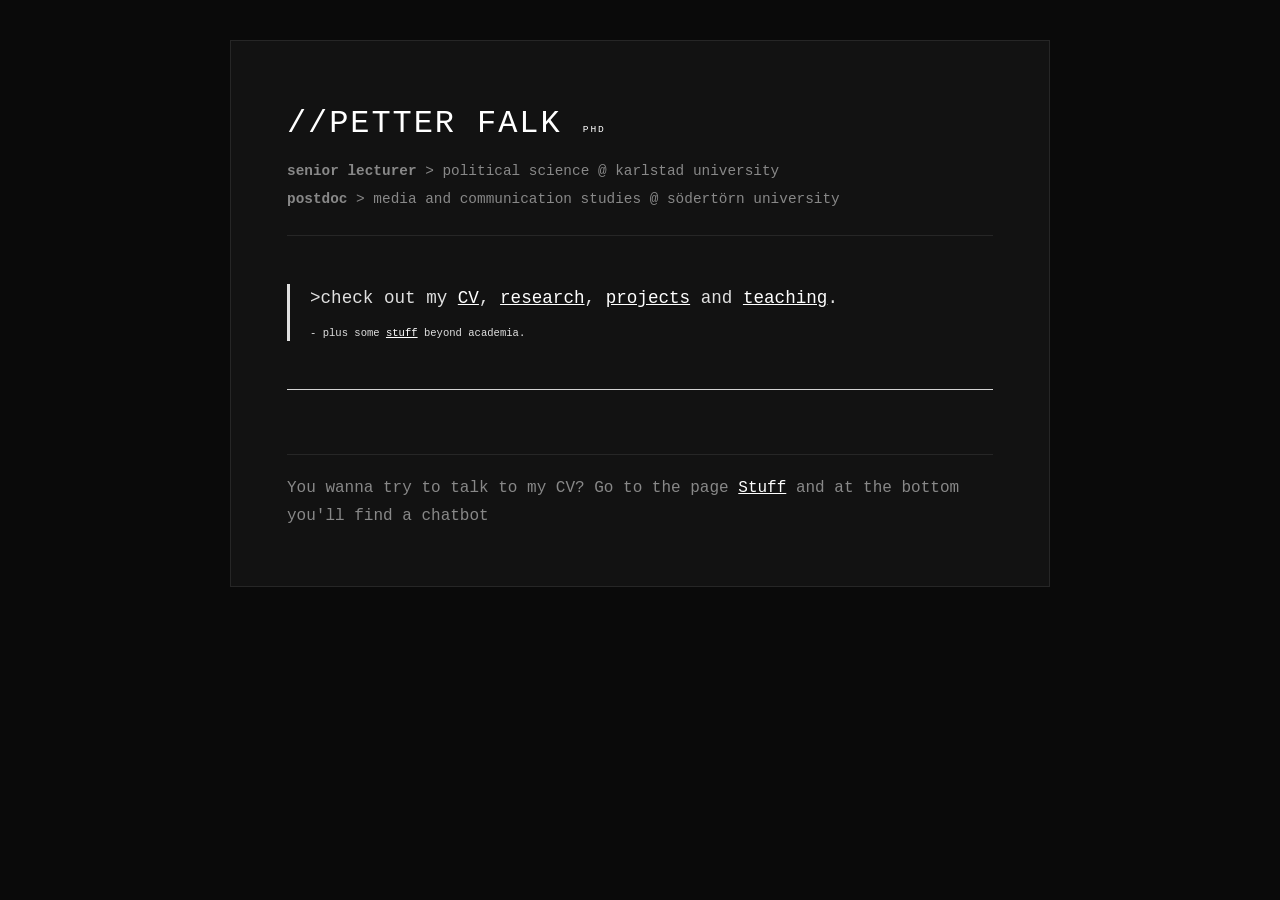
<file: index.html>
<!DOCTYPE html>
<html lang="en">
<head>
  <meta charset="UTF-8">
  <meta name="viewport" content="width=device-width, initial-scale=1">
  <title>Petter Falk</title>
  <link rel="stylesheet" href="style.css">
</head>
<body>
  <div class="container">
    <header>
      <h1>//Petter Falk <small class="degree">PhD</small></h1>
      <p><strong>senior lecturer</strong> > political science @ karlstad university</p>
      <p><strong>postdoc</strong> > media and communication studies @ södertörn university</p>
    </header>

      <nav class="intro" aria-label="Explore this site">
        <p>>check out my <a href="cv.html">CV</a>, <a href="research.html">research</a>, <a href="projects.html">projects</a> and <a href="teaching.html">teaching</a>.</p>
        <p class="intro-secondary">- plus some <a href="stuff.html">stuff</a> beyond academia.</p>
      </nav>

      <hr class="section-divider">
    

    <footer> You wanna try to talk to my CV? Go to the page <a href="https://p-falk.github.io/cv/stuff.html">Stuff</a> and at the bottom you'll find a chatbot</footer>
  </div>

  <script src="cv-chat.js" defer></script>
</body>
</html>
</file>
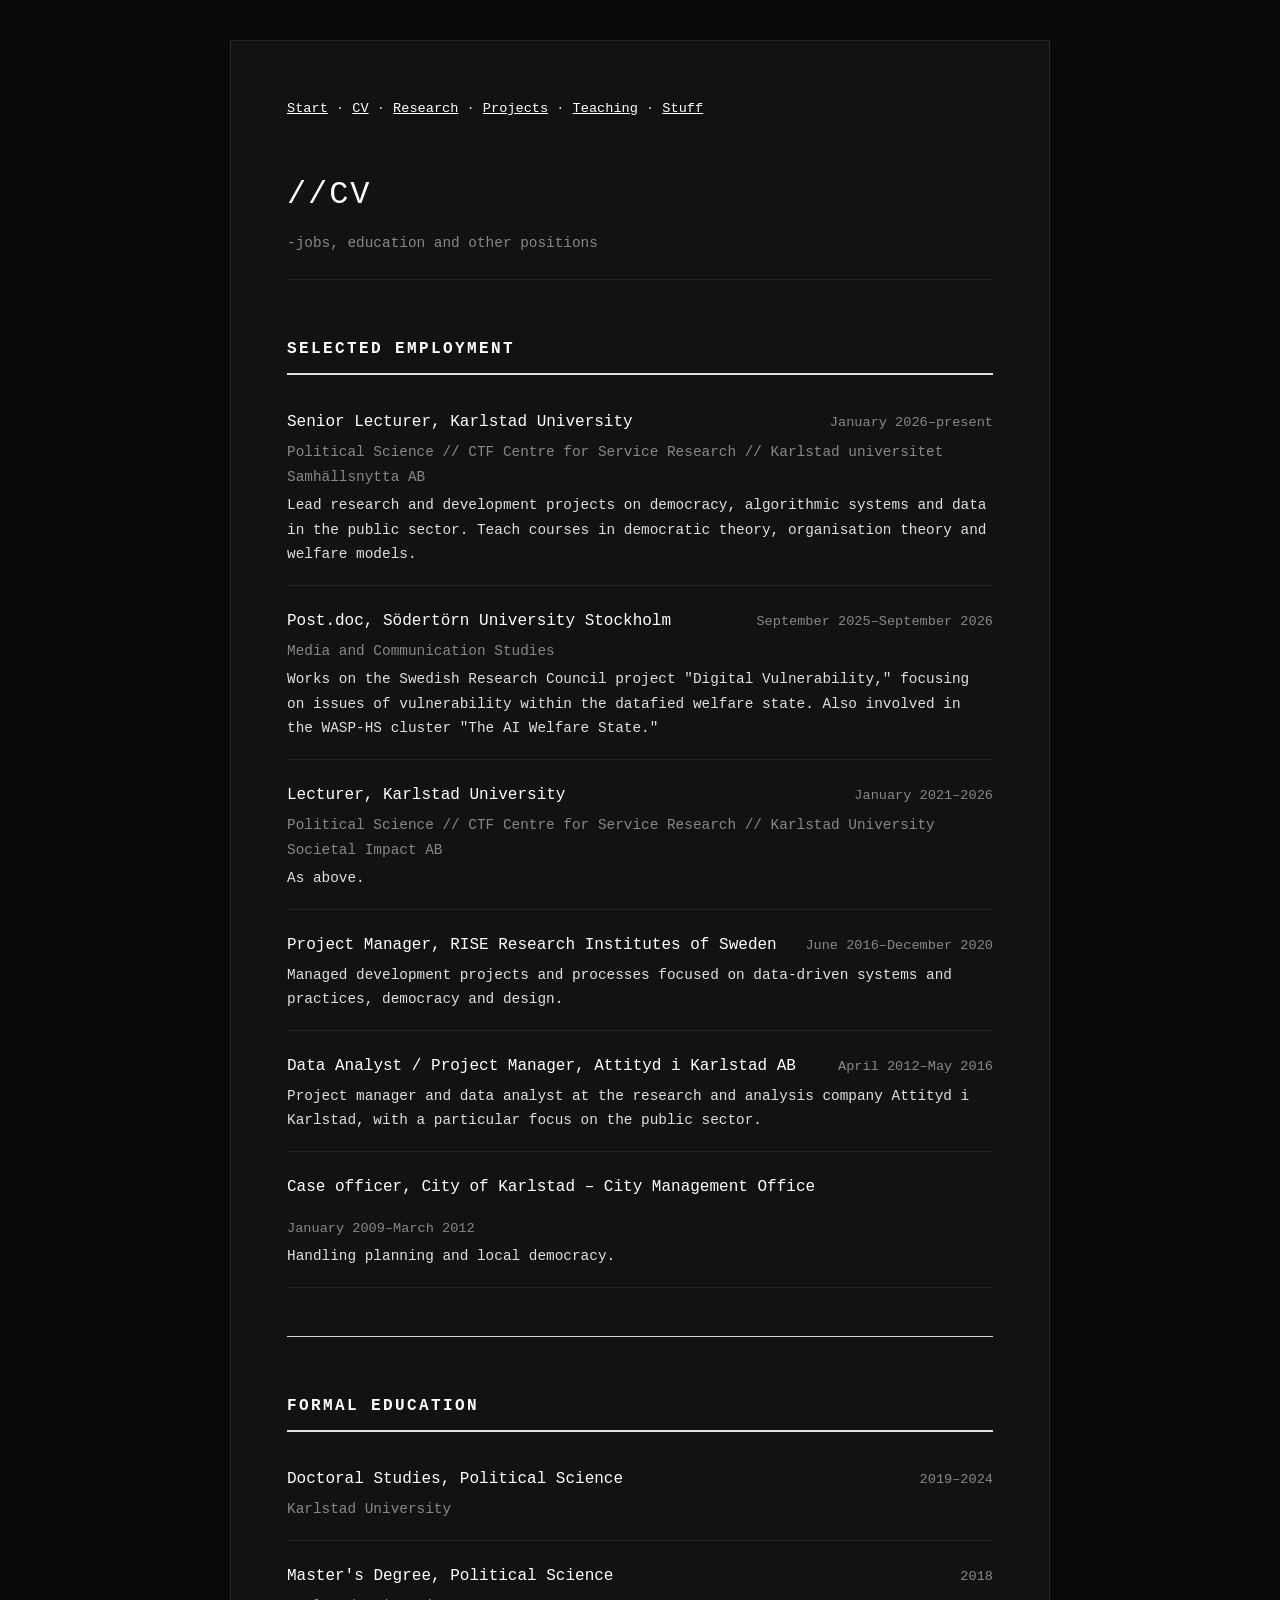
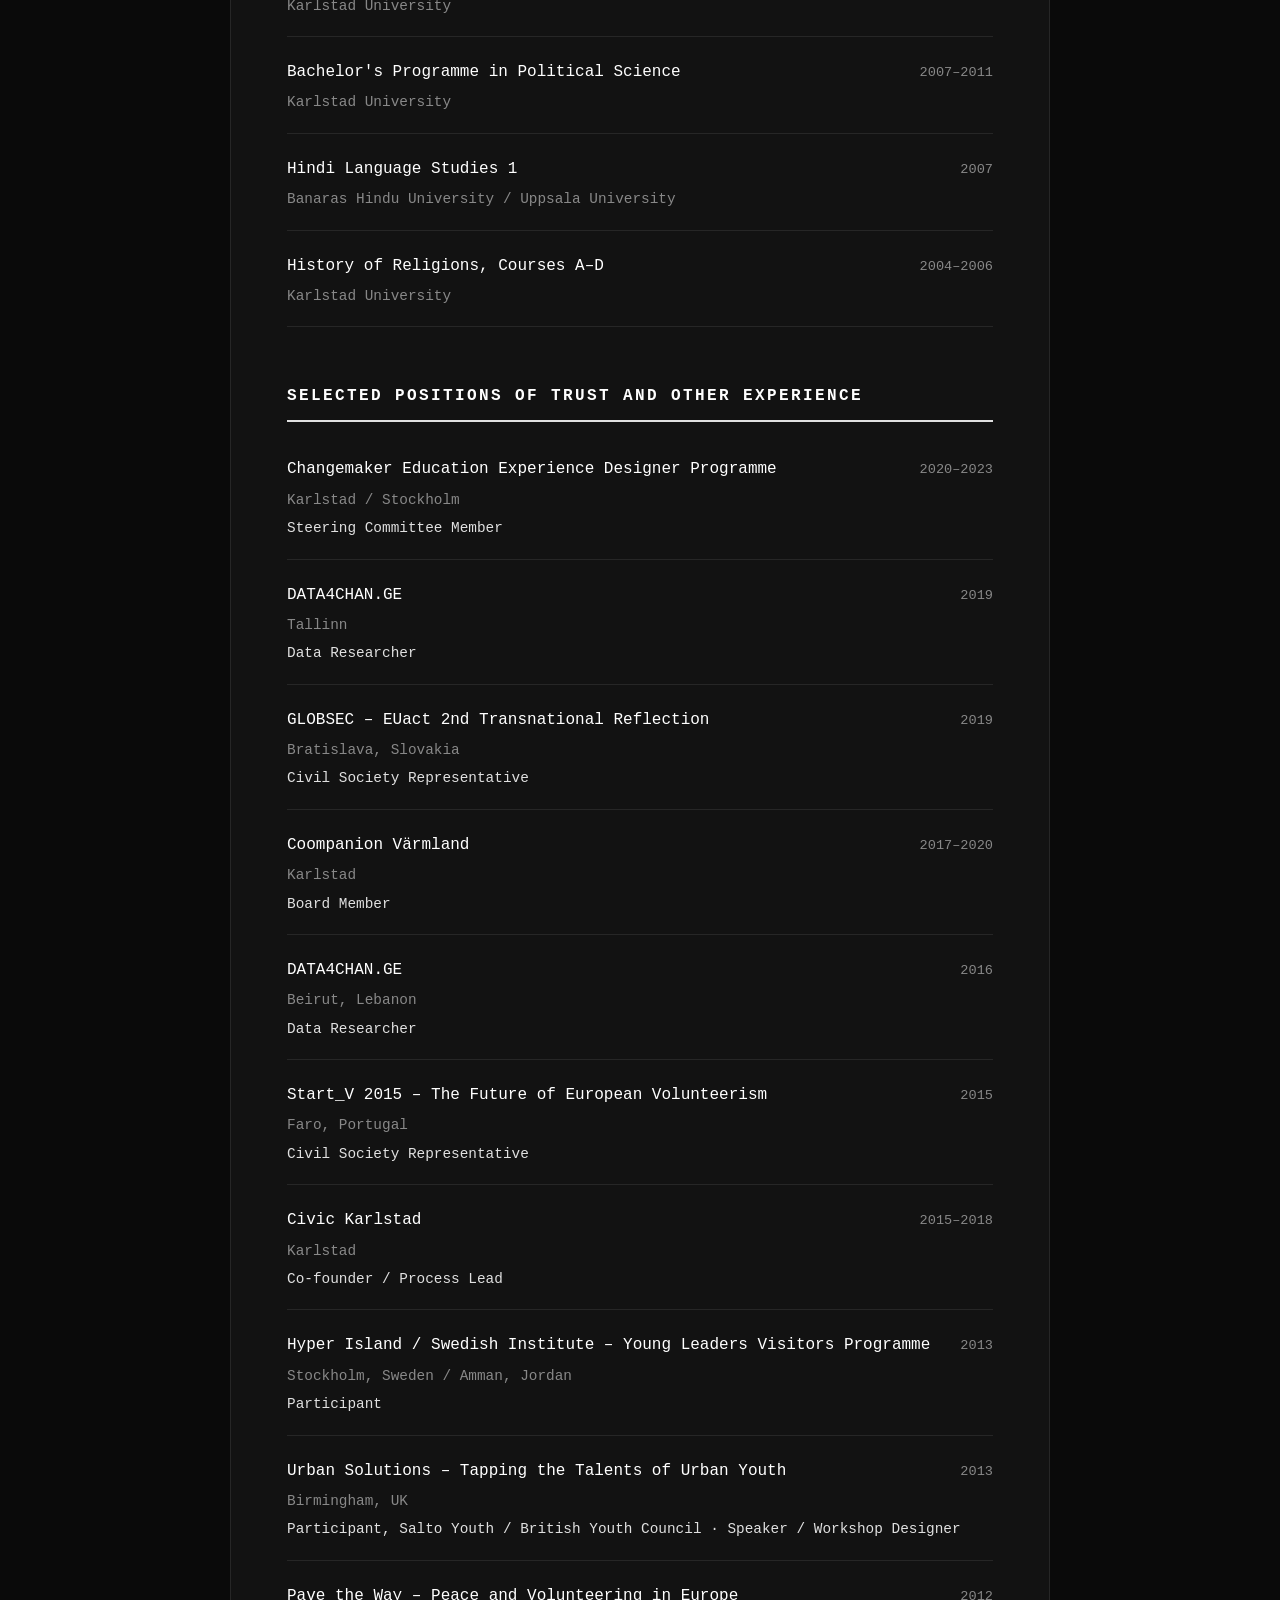
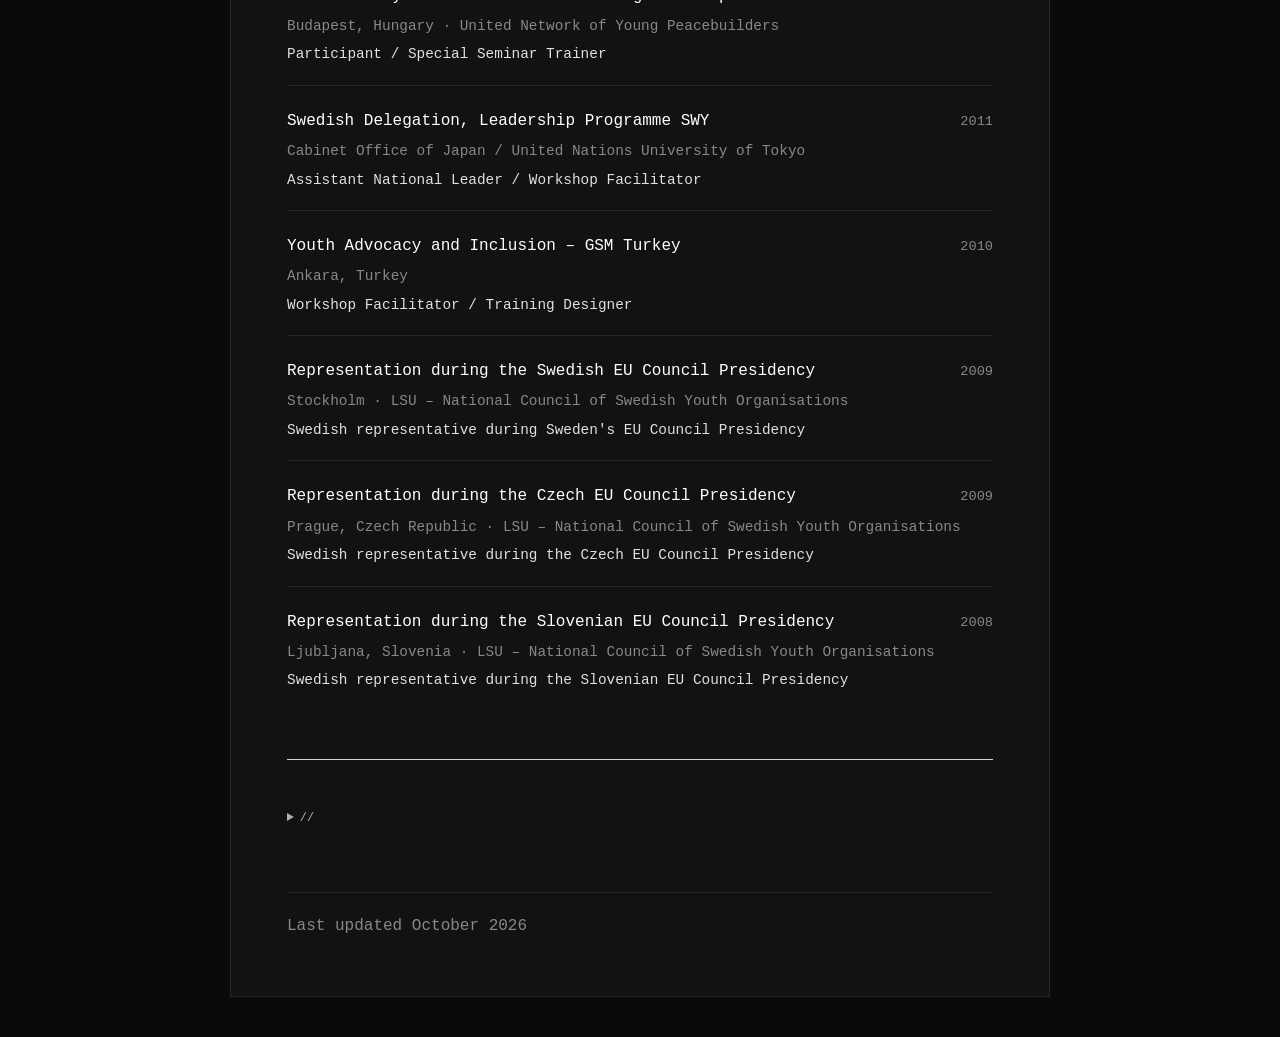
<file: cv.html>
<!DOCTYPE html>
<html lang="en">
<head>
<meta charset="UTF-8">
<meta name="viewport" content="width=device-width, initial-scale=1">
<title>Petter Falk – CV</title>
<link rel="stylesheet" href="style.css">
</head>
<body>
<div class="container">

<nav style="margin-bottom: 48px; font-size: 0.85rem;">
  <a href="index.html">Start</a> ·
  <a href="cv.html">CV</a> ·
  <a href="research.html">Research</a> ·
  <a href="projects.html">Projects</a> ·
  <a href="teaching.html">Teaching</a> ·
  <a href="stuff.html">Stuff</a>
</nav>

<header>
  <h1>//CV</h1>
  <p>-jobs, education and other positions</p>
</header>

<h2>Selected Employment</h2>
<div class="entry">
  <div class="entry-head"><strong>Senior Lecturer, Karlstad University</strong><span class="date">January 2026–present</span></div>
  <p class="place">Political Science // CTF Centre for Service Research // Karlstad universitet Samhällsnytta AB</p>
  <p>Lead research and development projects on democracy, algorithmic systems and data in the public sector. Teach courses in democratic theory, organisation theory and welfare models.</p>
</div>
<div class="entry">
  <div class="entry-head"><strong>Post.doc, Södertörn University Stockholm</strong><span class="date">September 2025–September 2026</span></div>
  <p class="place">Media and Communication Studies</p>
  <p>Works on the Swedish Research Council project "Digital Vulnerability," focusing on issues of vulnerability within the datafied welfare state. Also involved in the WASP-HS cluster "The AI Welfare State."</p>
</div>
<div class="entry">
  <div class="entry-head"><strong>Lecturer, Karlstad University</strong><span class="date">January 2021–2026</span></div>
  <p class="place">Political Science // CTF Centre for Service Research // Karlstad University Societal Impact AB</p>
  <p>As above.</p>
</div>
<div class="entry">
  <div class="entry-head"><strong>Project Manager, RISE Research Institutes of Sweden</strong><span class="date">June 2016–December 2020</span></div>
  <p>Managed development projects and processes focused on data-driven systems and practices, democracy and design.</p>
</div>
<div class="entry">
  <div class="entry-head"><strong>Data Analyst / Project Manager, Attityd i Karlstad AB</strong><span class="date">April 2012–May 2016</span></div>
  <p>Project manager and data analyst at the research and analysis company Attityd i Karlstad, with a particular focus on the public sector.</p>
</div>
<div class="entry">
  <div class="entry-head"><strong>Case officer, City of Karlstad – City Management Office</strong><span class="date">January 2009–March 2012</span></div>
  <p>Handling planning and local democracy.</p>
</div>

<hr style="border: none; border-top: 1px solid #d3d3d3; margin: 48px 0;">

<h2>Formal Education</h2>
<div class="entry">
  <div class="entry-head"><strong>Doctoral Studies, Political Science</strong><span class="date">2019–2024</span></div>
  <p class="place">Karlstad University</p>
</div>
<div class="entry">
  <div class="entry-head"><strong>Master's Degree, Political Science</strong><span class="date">2018</span></div>
  <p class="place">Karlstad University</p>
</div>
<div class="entry">
  <div class="entry-head"><strong>Bachelor's Programme in Political Science</strong><span class="date">2007–2011</span></div>
  <p class="place">Karlstad University</p>
</div>
<div class="entry">
  <div class="entry-head"><strong>Hindi Language Studies 1</strong><span class="date">2007</span></div>
  <p class="place">Banaras Hindu University / Uppsala University</p>
</div>
<div class="entry">
  <div class="entry-head"><strong>History of Religions, Courses A–D</strong><span class="date">2004–2006</span></div>
  <p class="place">Karlstad University</p>
</div>

<h2>Selected Positions of Trust and Other Experience</h2>
<div class="entry">
  <div class="entry-head"><strong>Changemaker Education Experience Designer Programme</strong><span class="date">2020–2023</span></div>
  <p class="place">Karlstad / Stockholm</p>
  <p>Steering Committee Member</p>
</div>
<div class="entry">
  <div class="entry-head"><strong>DATA4CHAN.GE</strong><span class="date">2019</span></div>
  <p class="place">Tallinn</p>
  <p>Data Researcher</p>
</div>
<div class="entry">
  <div class="entry-head"><strong>GLOBSEC – EUact 2nd Transnational Reflection</strong><span class="date">2019</span></div>
  <p class="place">Bratislava, Slovakia</p>
  <p>Civil Society Representative</p>
</div>
<div class="entry">
  <div class="entry-head"><strong>Coompanion Värmland</strong><span class="date">2017–2020</span></div>
  <p class="place">Karlstad</p>
  <p>Board Member</p>
</div>
<div class="entry">
  <div class="entry-head"><strong>DATA4CHAN.GE</strong><span class="date">2016</span></div>
  <p class="place">Beirut, Lebanon</p>
  <p>Data Researcher</p>
</div>
<div class="entry">
  <div class="entry-head"><strong>Start_V 2015 – The Future of European Volunteerism</strong><span class="date">2015</span></div>
  <p class="place">Faro, Portugal</p>
  <p>Civil Society Representative</p>
</div>
<div class="entry">
  <div class="entry-head"><strong>Civic Karlstad</strong><span class="date">2015–2018</span></div>
  <p class="place">Karlstad</p>
  <p>Co-founder / Process Lead</p>
</div>
<div class="entry">
  <div class="entry-head"><strong>Hyper Island / Swedish Institute – Young Leaders Visitors Programme</strong><span class="date">2013</span></div>
  <p class="place">Stockholm, Sweden / Amman, Jordan</p>
  <p>Participant</p>
</div>
<div class="entry">
  <div class="entry-head"><strong>Urban Solutions – Tapping the Talents of Urban Youth</strong><span class="date">2013</span></div>
  <p class="place">Birmingham, UK</p>
  <p>Participant, Salto Youth / British Youth Council · Speaker / Workshop Designer</p>
</div>
<div class="entry">
  <div class="entry-head"><strong>Pave the Way – Peace and Volunteering in Europe</strong><span class="date">2012</span></div>
  <p class="place">Budapest, Hungary · United Network of Young Peacebuilders</p>
  <p>Participant / Special Seminar Trainer</p>
</div>
<div class="entry">
  <div class="entry-head"><strong>Swedish Delegation, Leadership Programme SWY</strong><span class="date">2011</span></div>
  <p class="place">Cabinet Office of Japan / United Nations University of Tokyo</p>
  <p>Assistant National Leader / Workshop Facilitator</p>
</div>
<div class="entry">
  <div class="entry-head"><strong>Youth Advocacy and Inclusion – GSM Turkey</strong><span class="date">2010</span></div>
  <p class="place">Ankara, Turkey</p>
  <p>Workshop Facilitator / Training Designer</p>
</div>
<div class="entry">
  <div class="entry-head"><strong>Representation during the Swedish EU Council Presidency</strong><span class="date">2009</span></div>
  <p class="place">Stockholm · LSU – National Council of Swedish Youth Organisations</p>
  <p>Swedish representative during Sweden's EU Council Presidency</p>
</div>
<div class="entry">
  <div class="entry-head"><strong>Representation during the Czech EU Council Presidency</strong><span class="date">2009</span></div>
  <p class="place">Prague, Czech Republic · LSU – National Council of Swedish Youth Organisations</p>
  <p>Swedish representative during the Czech EU Council Presidency</p>
</div>
<div class="entry">
  <div class="entry-head"><strong>Representation during the Slovenian EU Council Presidency</strong><span class="date">2008</span></div>
  <p class="place">Ljubljana, Slovenia · LSU – National Council of Swedish Youth Organisations</p>
  <p>Swedish representative during the Slovenian EU Council Presidency</p>
</div>

<hr style="border: none; border-top: 1px solid #d3d3d3; margin: 48px 0;">

<details class="quote-reveal">
  <summary>//</summary>
  <p>Ah, but you know; I have done more than papers, policies and projects. Odd jobs, unpaid jobs, jobs without names. I have poured drinks behind bars (or truth be told, mostly wiped tables and mopped up what the night left behind). I have swung a hammer as a carpenter, likely the worst pair of hands ever to touch timber and power tools. And I have cared for people, holding their days together as gently as I could.</p>
  <p>And when I grow up, I think I'm gonna be a nurse. Or a social worker.</p>
</details>

<footer>Last updated October 2026</footer>
</div>
</body>
</html>
</file>
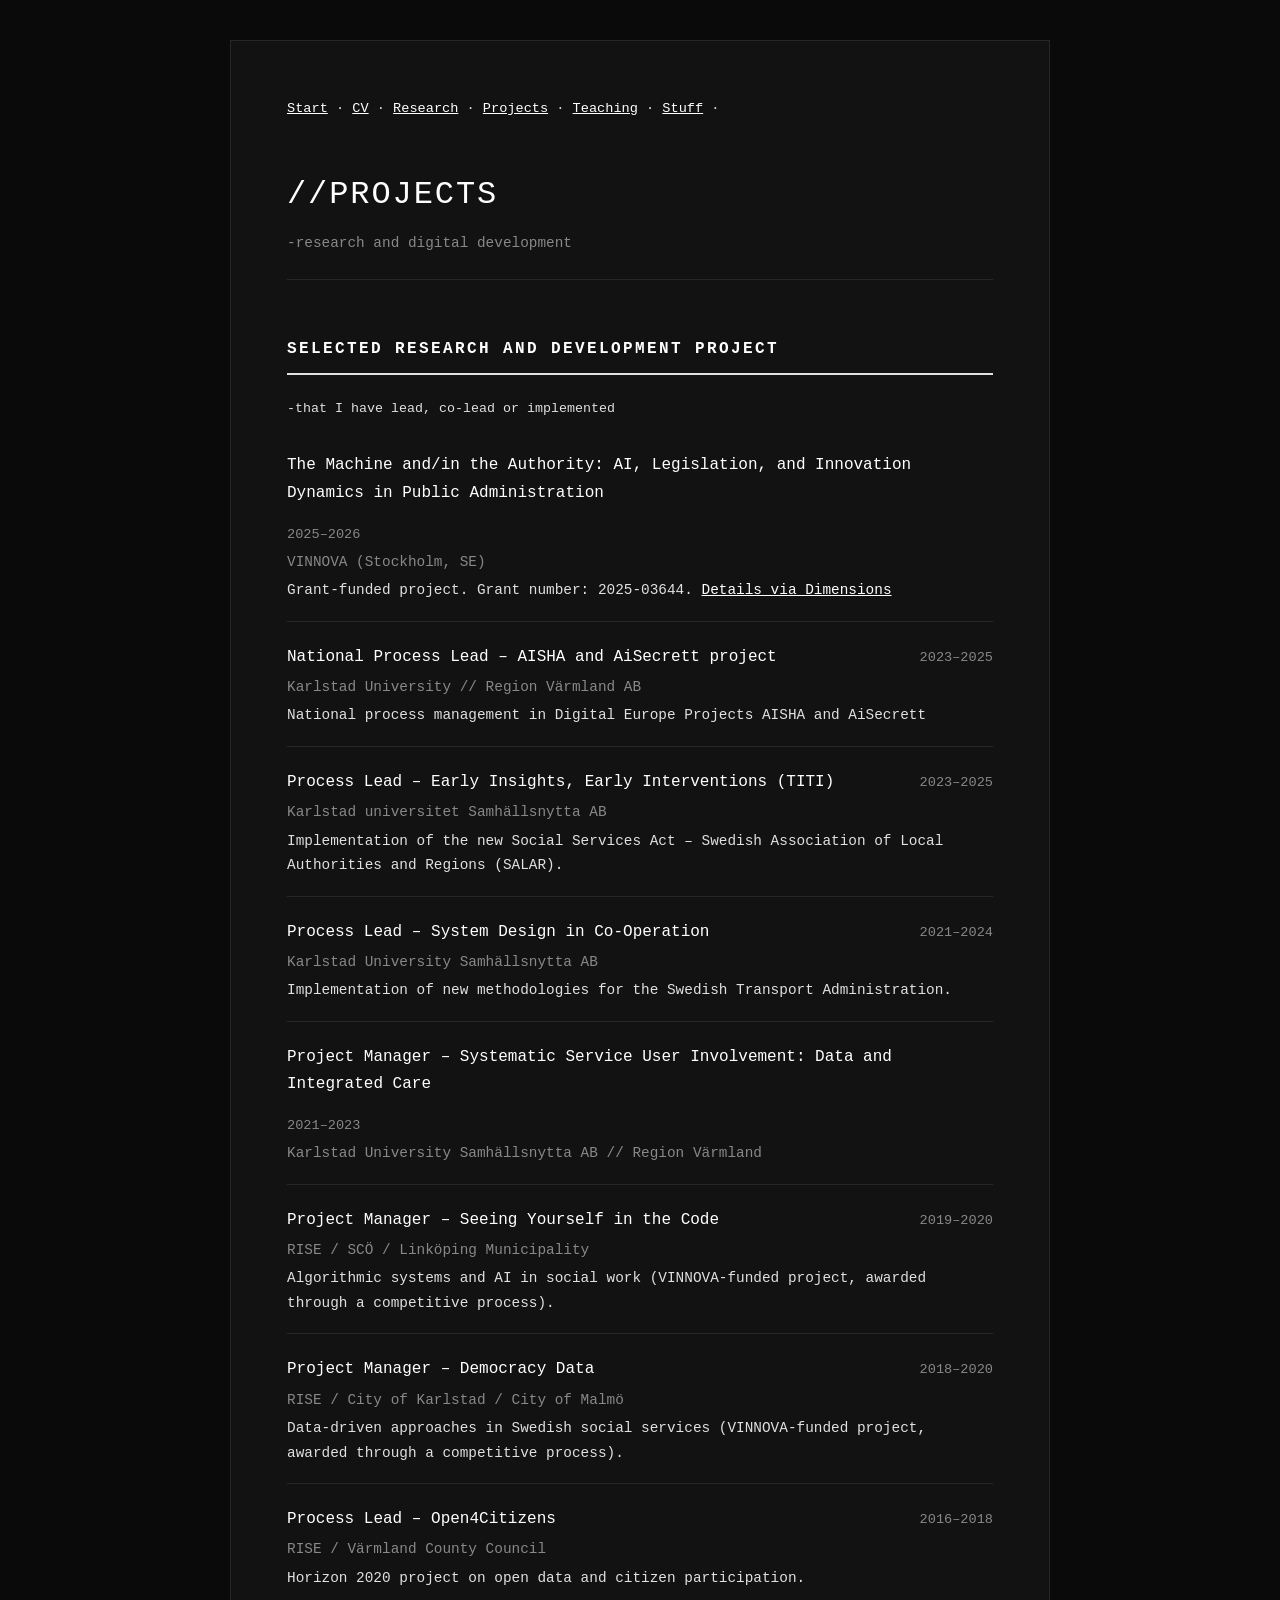
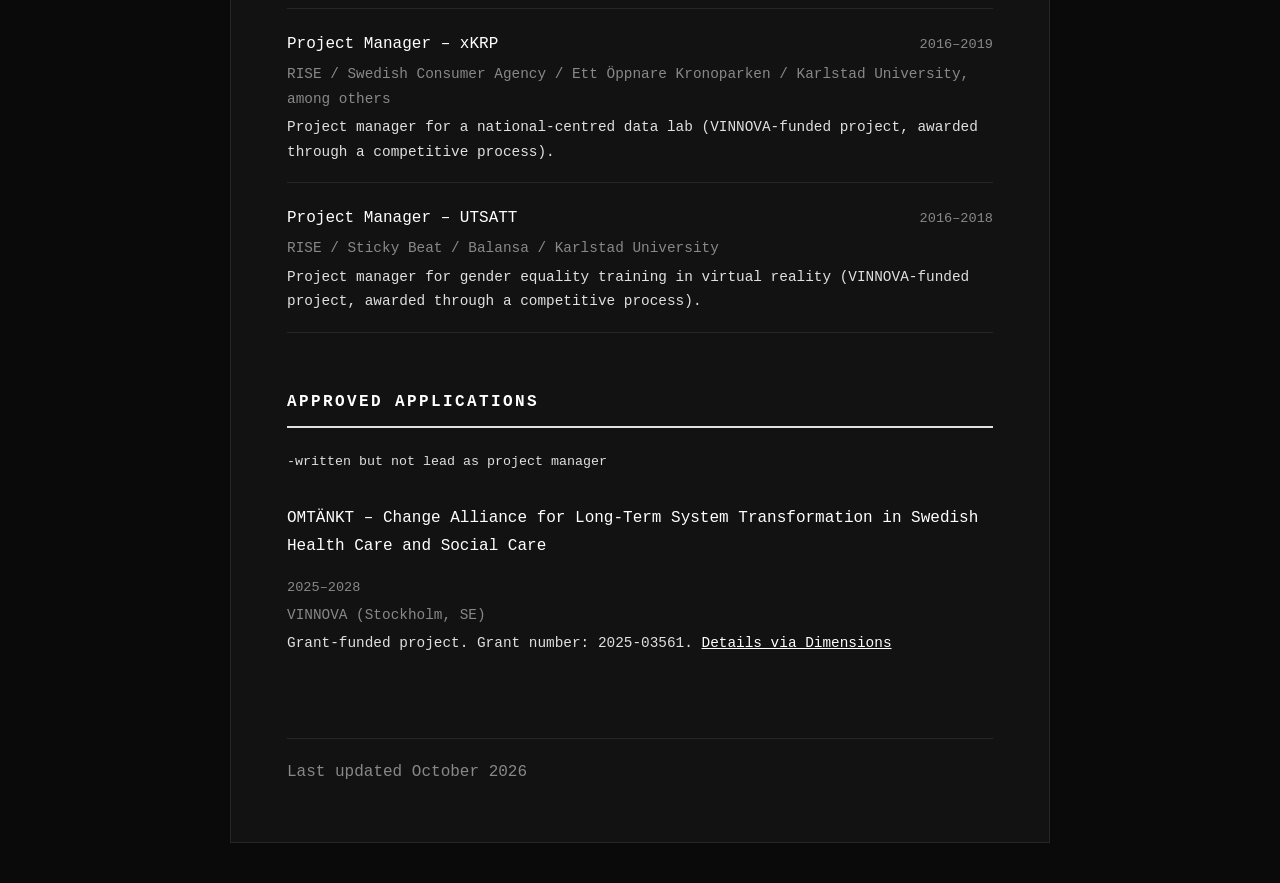
<file: projects.html>
<!DOCTYPE html>
<html lang="en">
<head>
<meta charset="UTF-8">
<meta name="viewport" content="width=device-width, initial-scale=1">
<title>Petter Falk – Projects</title>
<link rel="stylesheet" href="style.css">
</head>
<body>
<div class="container">

<nav style="margin-bottom: 48px; font-size: 0.85rem;">
  <a href="index.html">Start</a> ·
  <a href="cv.html">CV</a> ·
  <a href="research.html">Research</a> ·
  <a href="projects.html">Projects</a> ·
  <a href="teaching.html">Teaching</a> ·
  <a href="stuff.html">Stuff</a> ·
</nav>

<header>
  <h1>//Projects</h1>
  <p>-research and digital development </p>
</header>

<h2>Selected Research and Development Project </h2>
    <p> <small>-that I have lead, co-lead or implemented </small></p>
<div class="entry">
  <div class="entry-head"><strong>The Machine and/in the Authority: AI, Legislation, and Innovation Dynamics in Public Administration</strong><span class="date">2025–2026</span></div>
  <p class="place">VINNOVA (Stockholm, SE)</p>
  <p>Grant-funded project. Grant number: 2025-03644. <a href="https://app.dimensions.ai/details/grant/grant.15149935">Details via Dimensions</a></p>
</div>
<div class="entry">
  <div class="entry-head"><strong>National Process Lead – AISHA and AiSecrett project</strong><span class="date">2023–2025</span></div>
  <p class="place">Karlstad University // Region Värmland AB</p>
  <p>National process management in Digital Europe Projects AISHA and AiSecrett</p>
</div>
<div class="entry">
  <div class="entry-head"><strong>Process Lead – Early Insights, Early Interventions (TITI)</strong><span class="date">2023–2025</span></div>
  <p class="place">Karlstad universitet Samhällsnytta AB</p>
  <p>Implementation of the new Social Services Act – Swedish Association of Local Authorities and Regions (SALAR).</p>
</div>
<div class="entry">
  <div class="entry-head"><strong>Process Lead – System Design in Co-Operation</strong><span class="date">2021–2024</span></div>
  <p class="place">Karlstad University Samhällsnytta AB</p>
  <p>Implementation of new methodologies for the Swedish Transport Administration.</p>
</div>
<div class="entry">
  <div class="entry-head"><strong>Project Manager – Systematic Service User Involvement: Data and Integrated Care</strong><span class="date">2021–2023</span></div>
  <p class="place">Karlstad University Samhällsnytta AB // Region Värmland</p>
</div>
<div class="entry">
  <div class="entry-head"><strong>Project Manager – Seeing Yourself in the Code</strong><span class="date">2019–2020</span></div>
  <p class="place">RISE / SCÖ / Linköping Municipality</p>
  <p>Algorithmic systems and AI in social work (VINNOVA-funded project, awarded through a competitive process).</p>
</div>
<div class="entry">
  <div class="entry-head"><strong>Project Manager – Democracy Data</strong><span class="date">2018–2020</span></div>
  <p class="place">RISE / City of Karlstad / City of Malmö</p>
  <p>Data-driven approaches in Swedish social services (VINNOVA-funded project, awarded through a competitive process).</p>
</div>
<div class="entry">
  <div class="entry-head"><strong>Process Lead – Open4Citizens</strong><span class="date">2016–2018</span></div>
  <p class="place">RISE / Värmland County Council</p>
  <p>Horizon 2020 project on open data and citizen participation.</p>
</div>
<div class="entry">
  <div class="entry-head"><strong>Project Manager – xKRP</strong><span class="date">2016–2019</span></div>
  <p class="place">RISE / Swedish Consumer Agency / Ett Öppnare Kronoparken / Karlstad University, among others</p>
  <p>Project manager for a national-centred data lab (VINNOVA-funded project, awarded through a competitive process).</p>
</div>
<div class="entry">
  <div class="entry-head"><strong>Project Manager – UTSATT</strong><span class="date">2016–2018</span></div>
  <p class="place">RISE / Sticky Beat / Balansa / Karlstad University</p>
  <p>Project manager for gender equality training in virtual reality (VINNOVA-funded project, awarded through a competitive process).</p>
</div>

<h2>Approved Applications</h2>
      <p> <small>-written but not lead as project manager </small></p>
<div class="entry">
  <div class="entry-head"><strong>OMTÄNKT – Change Alliance for Long-Term System Transformation in Swedish Health Care and Social Care</strong><span class="date">2025–2028</span></div>
  <p class="place">VINNOVA (Stockholm, SE)</p>
  <p>Grant-funded project. Grant number: 2025-03561. <a href="https://app.dimensions.ai/details/grant/grant.15149916">Details via Dimensions</a></p>
</div>

  
<footer>Last updated October 2026</footer>
</div>
</body>
</html>
</file>
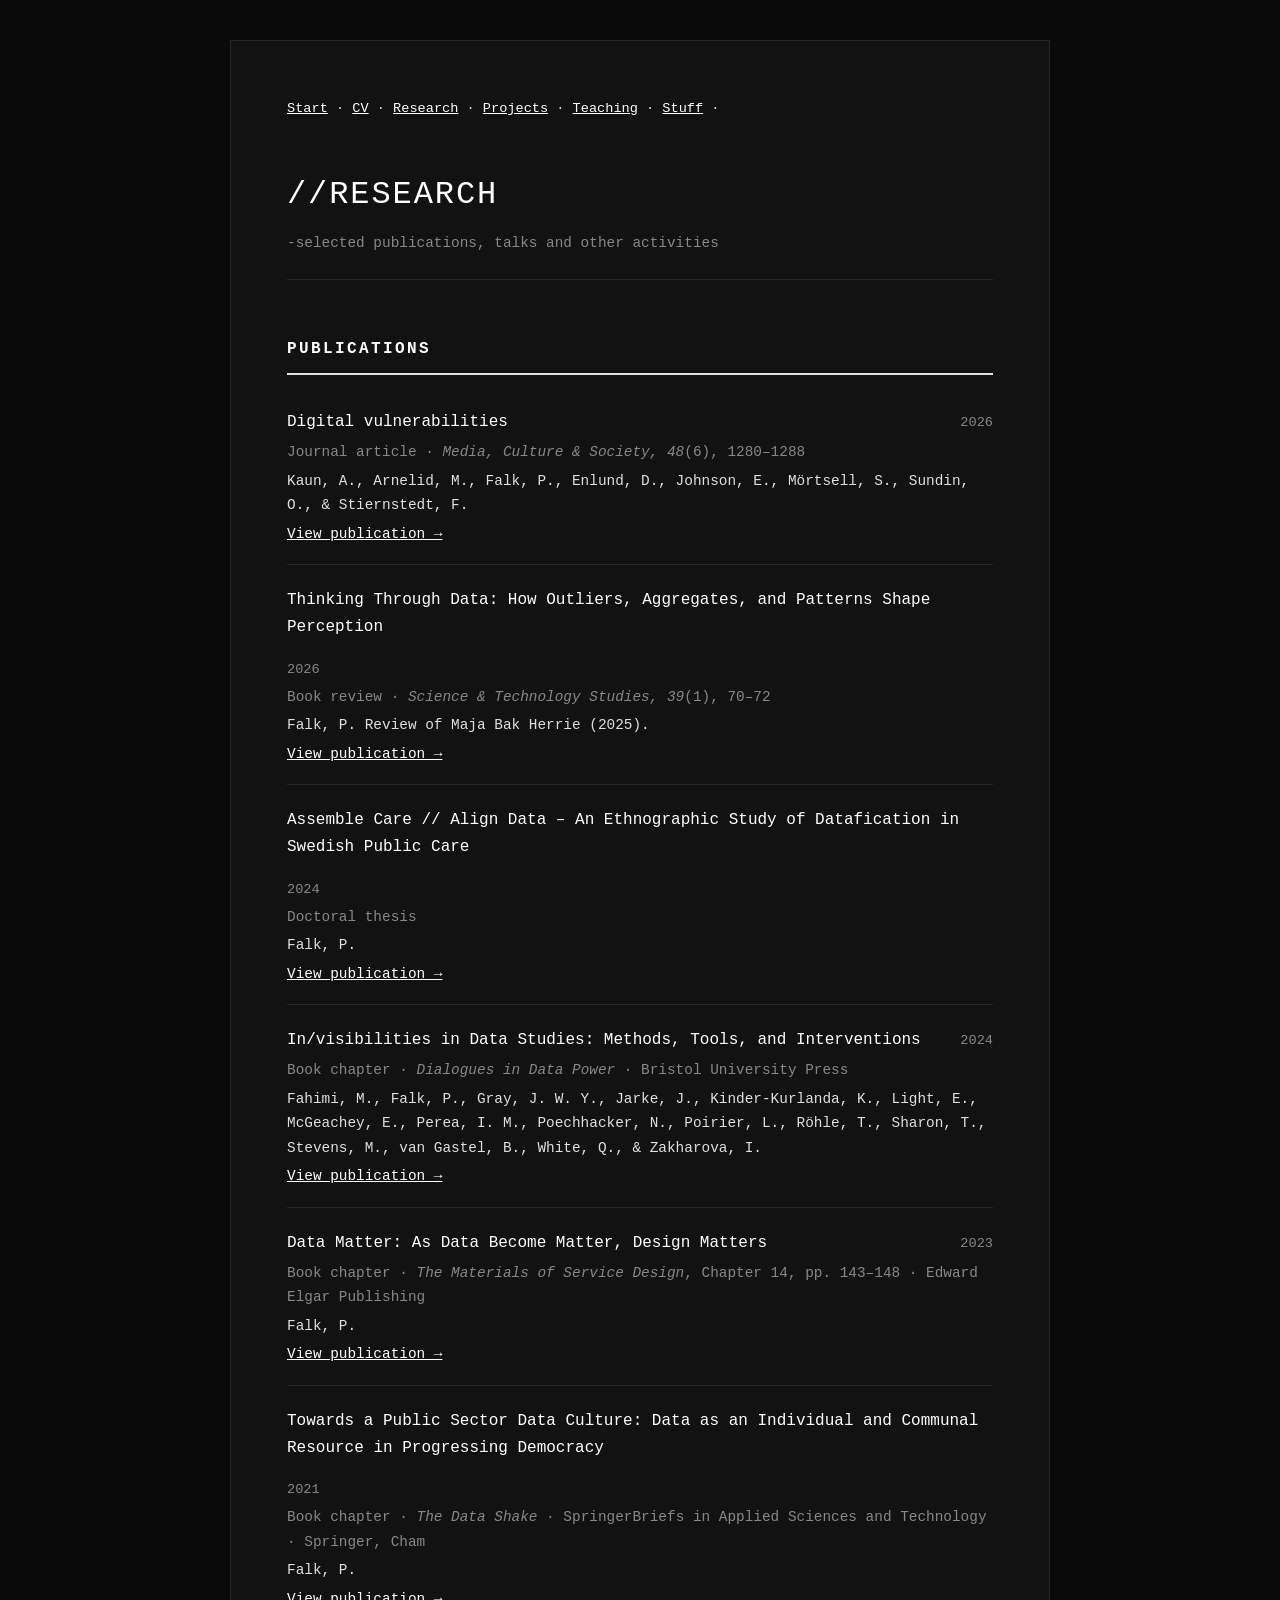
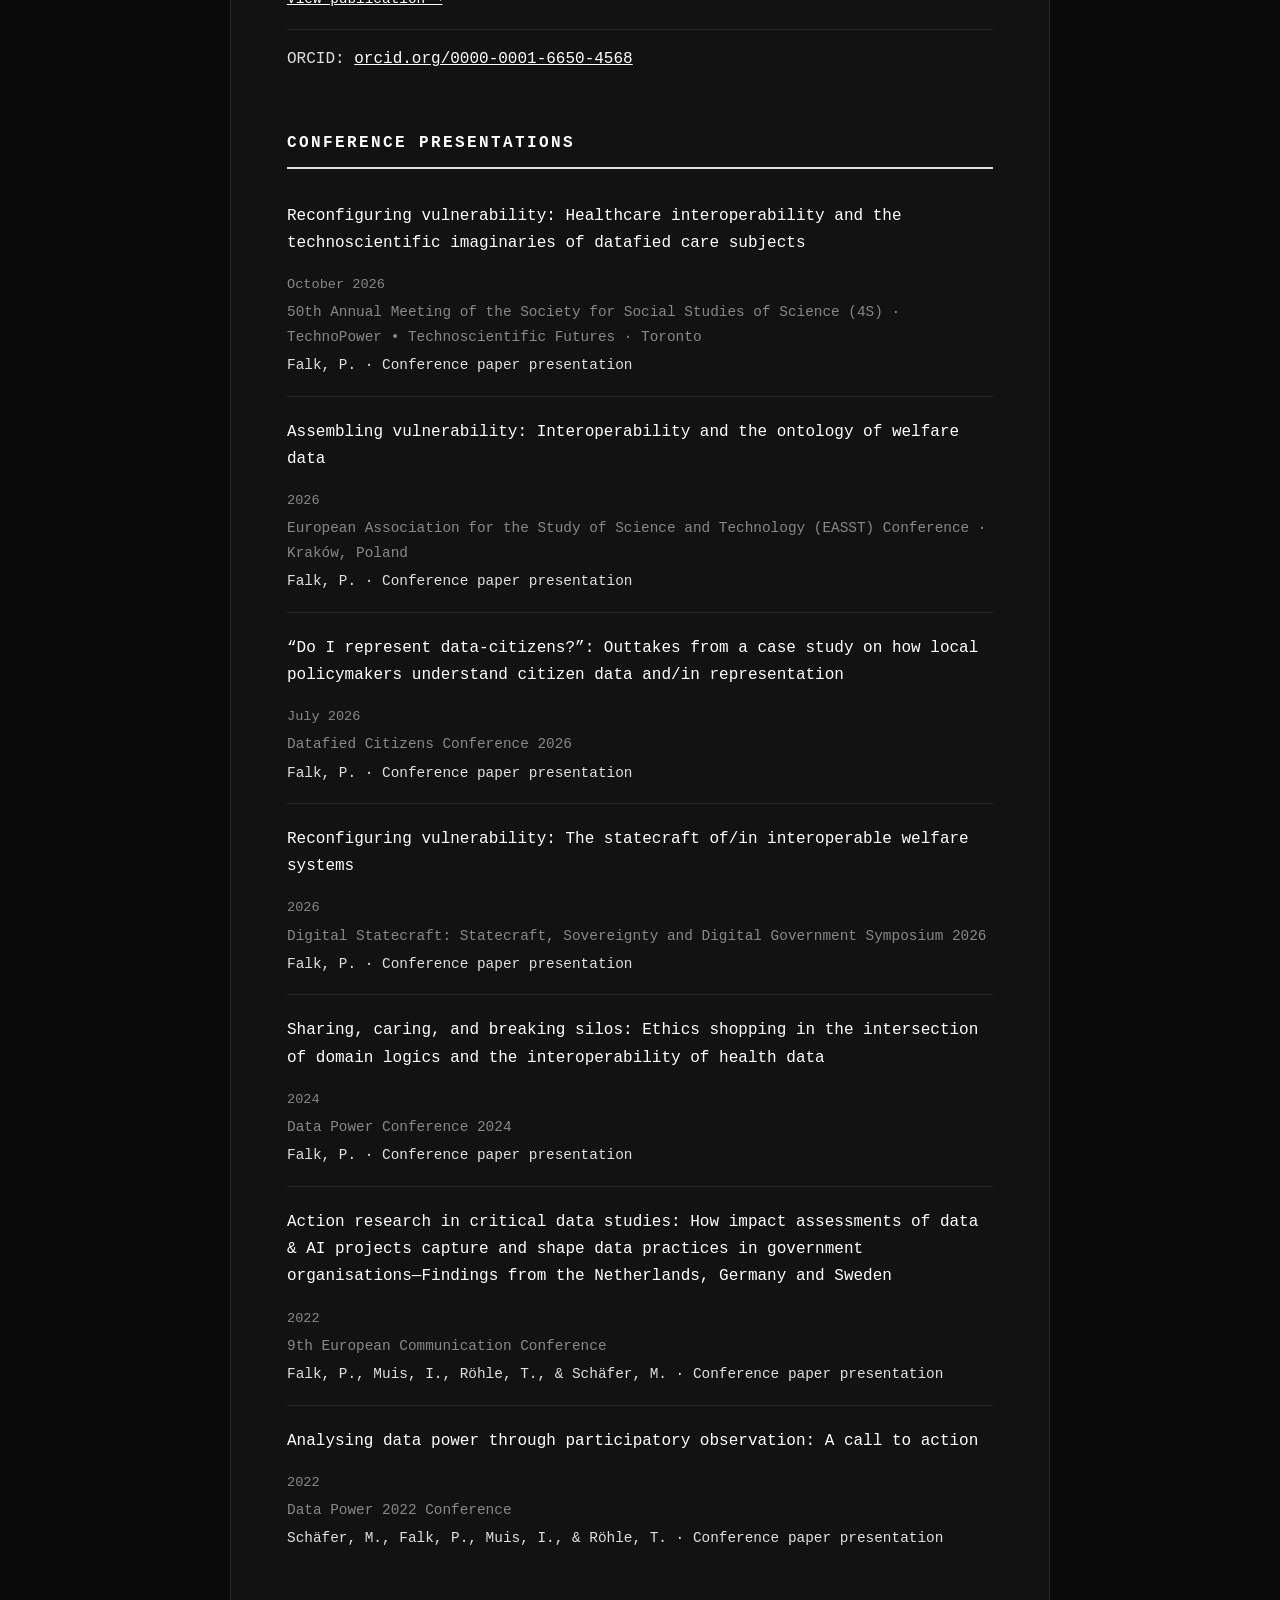
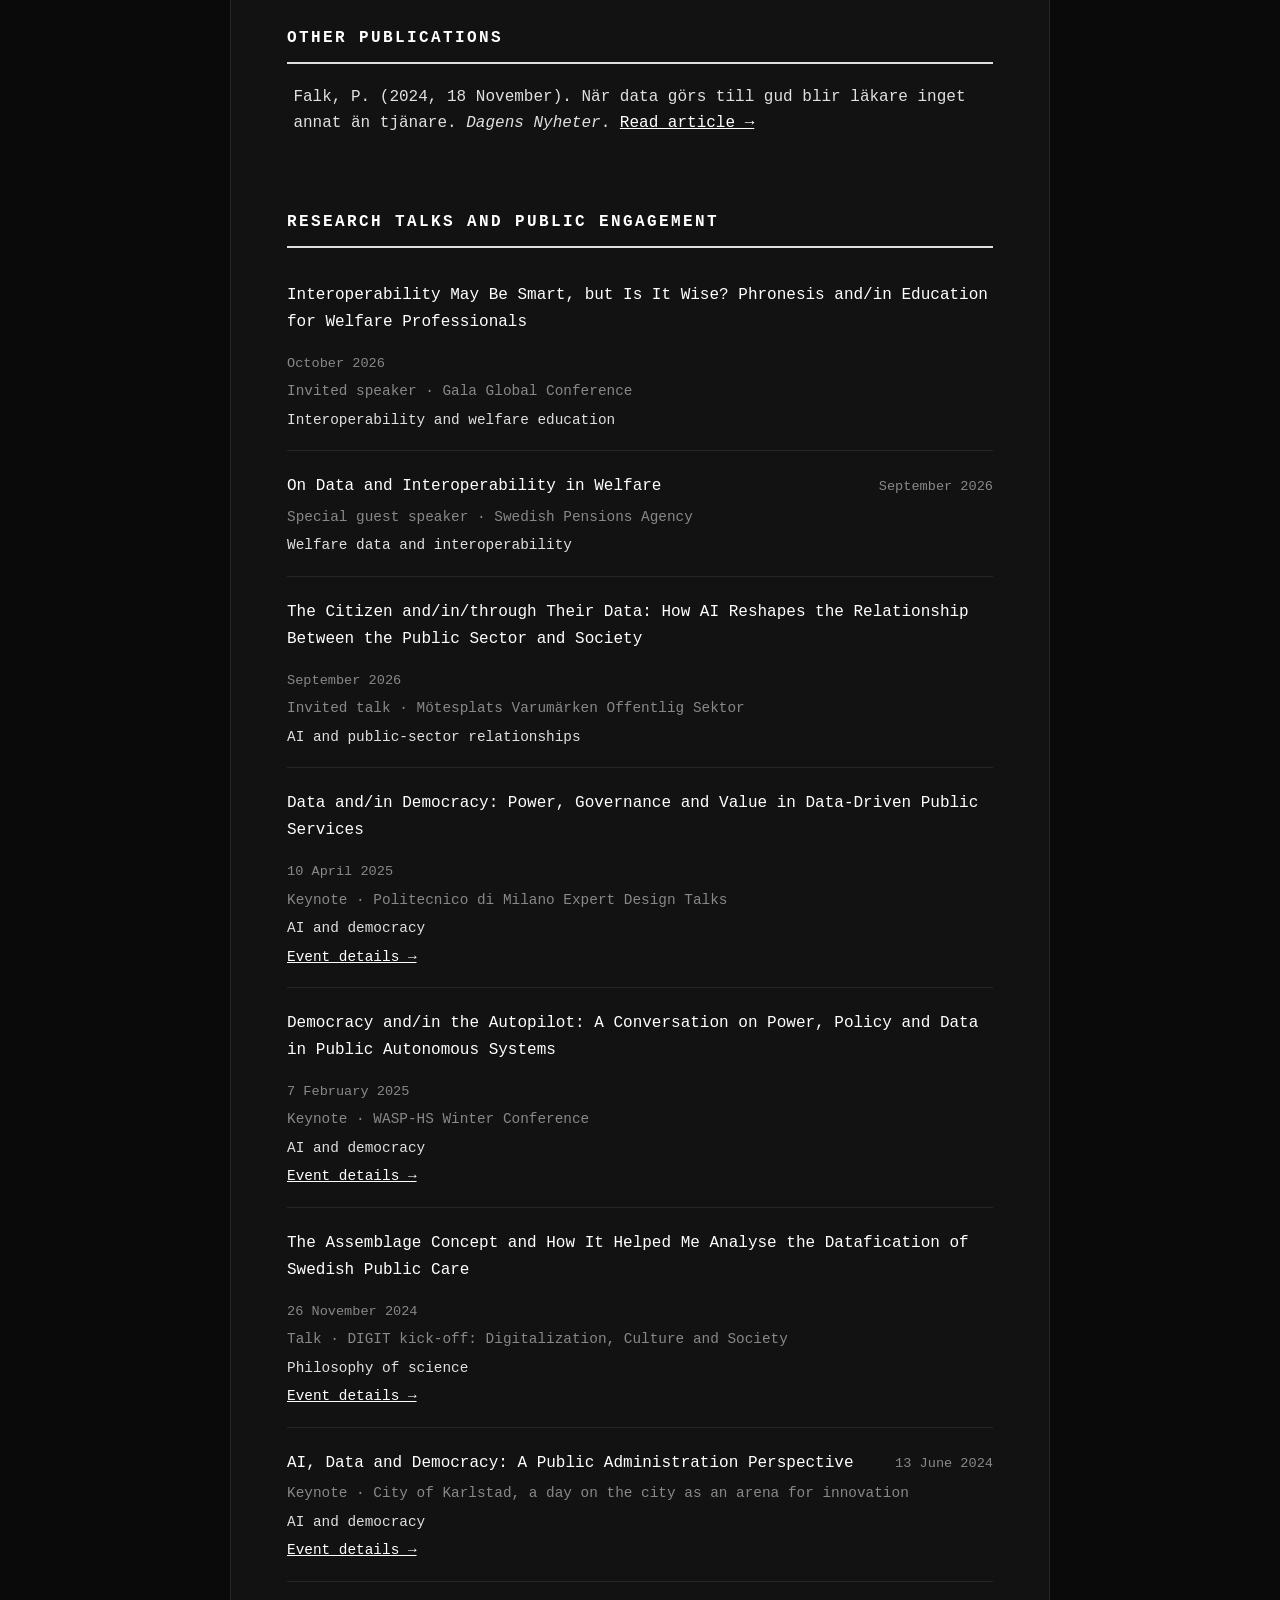
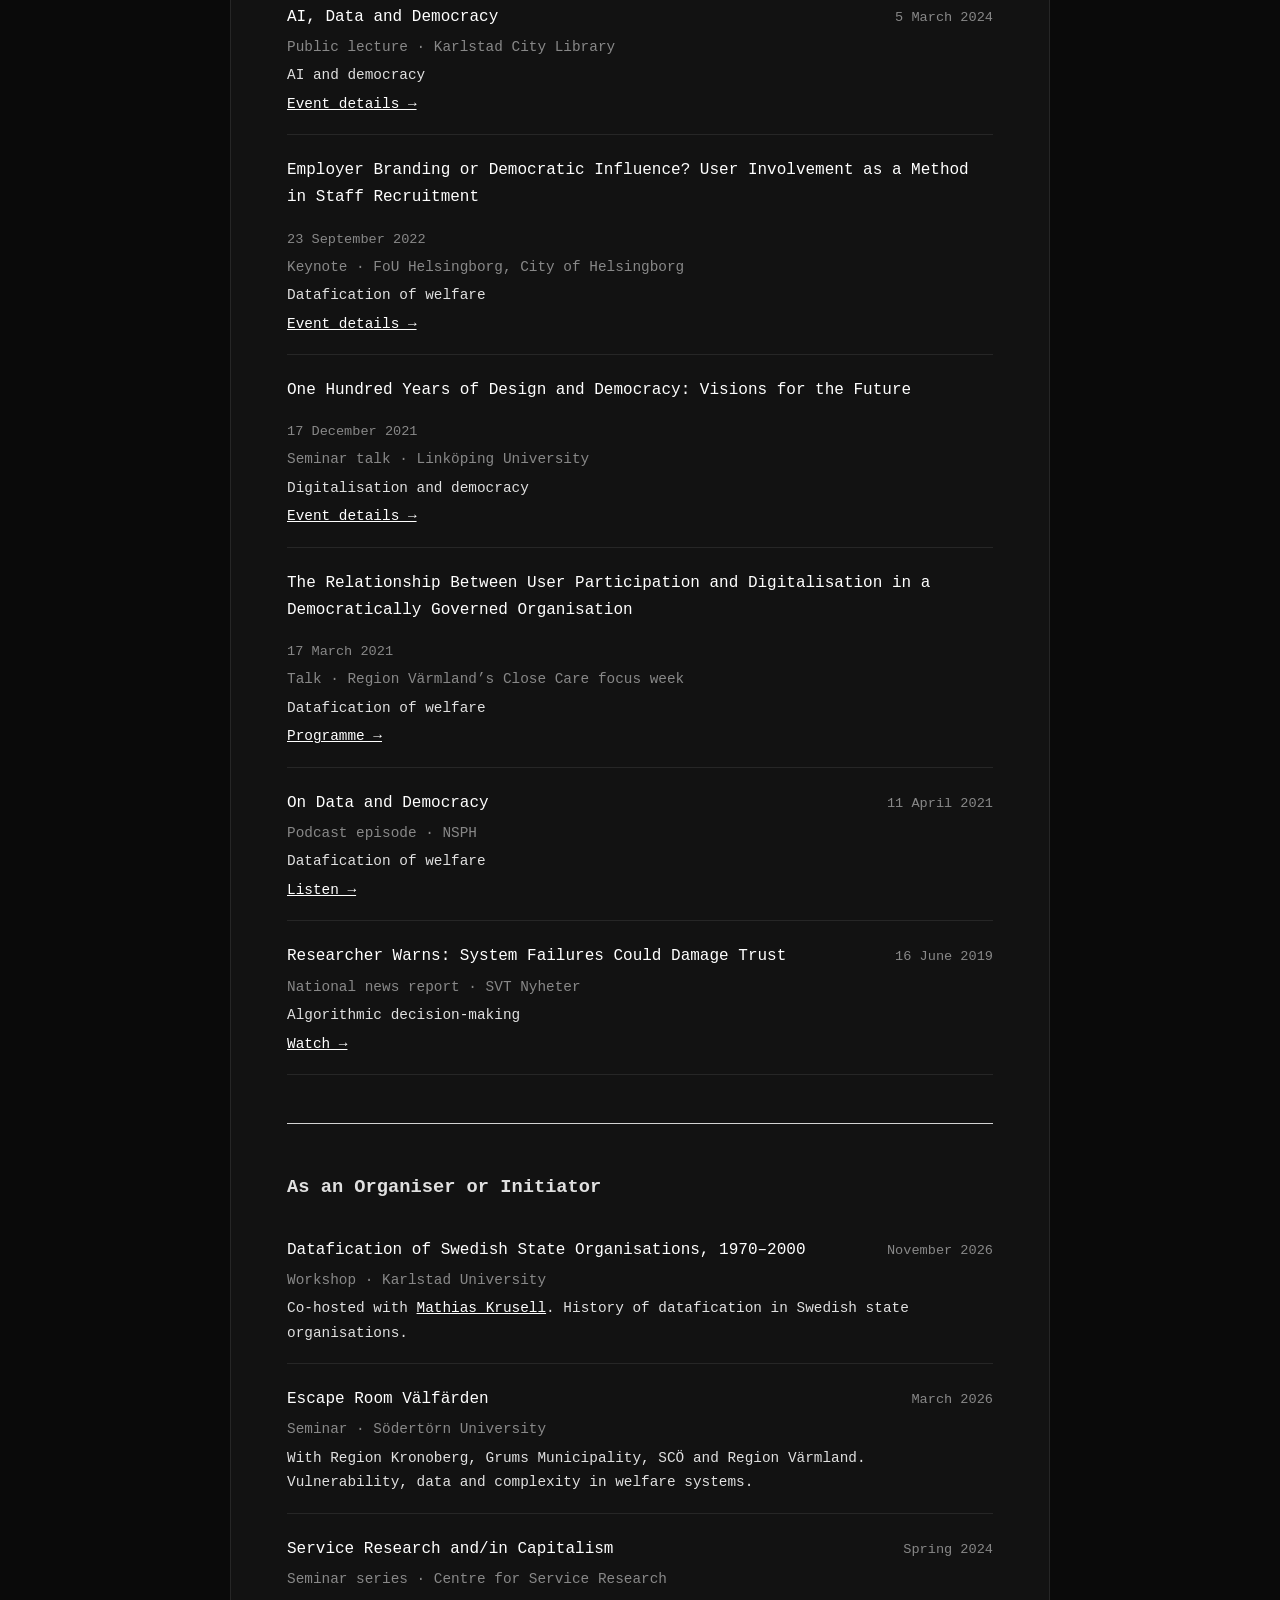
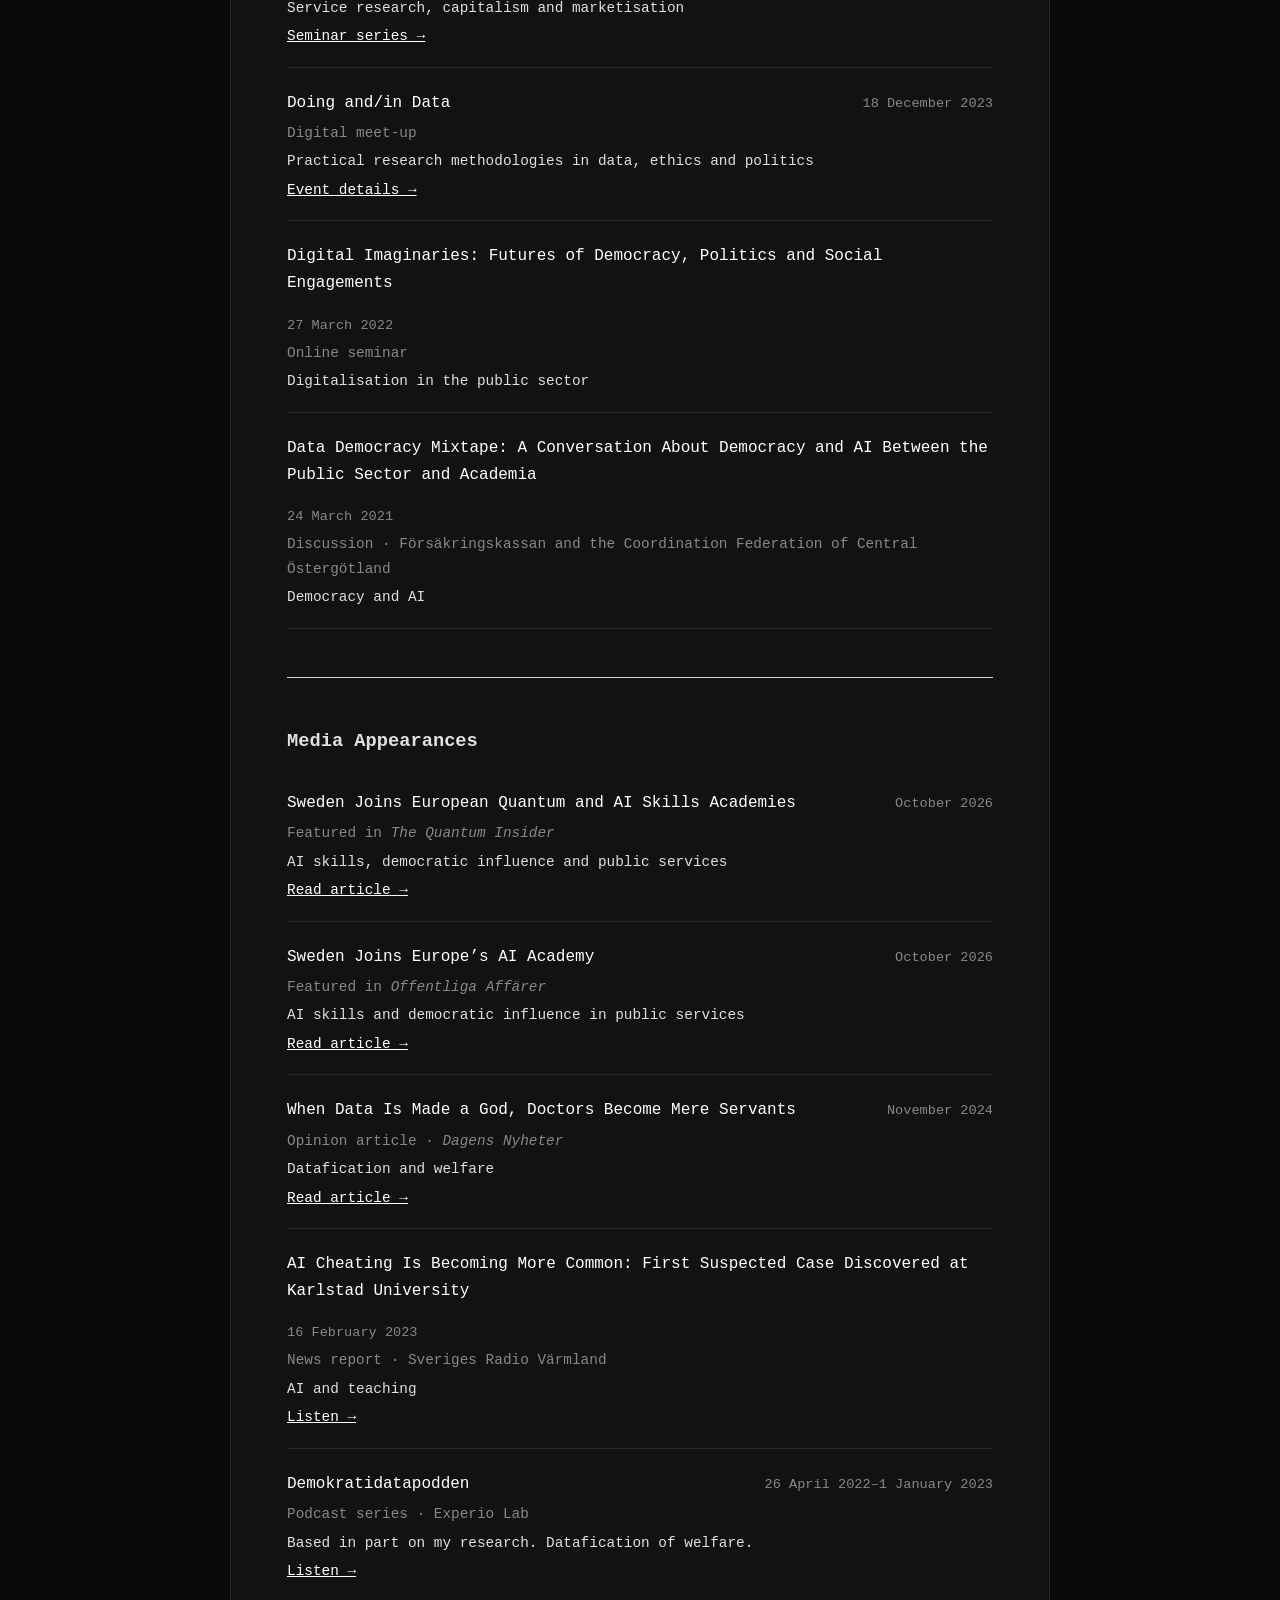
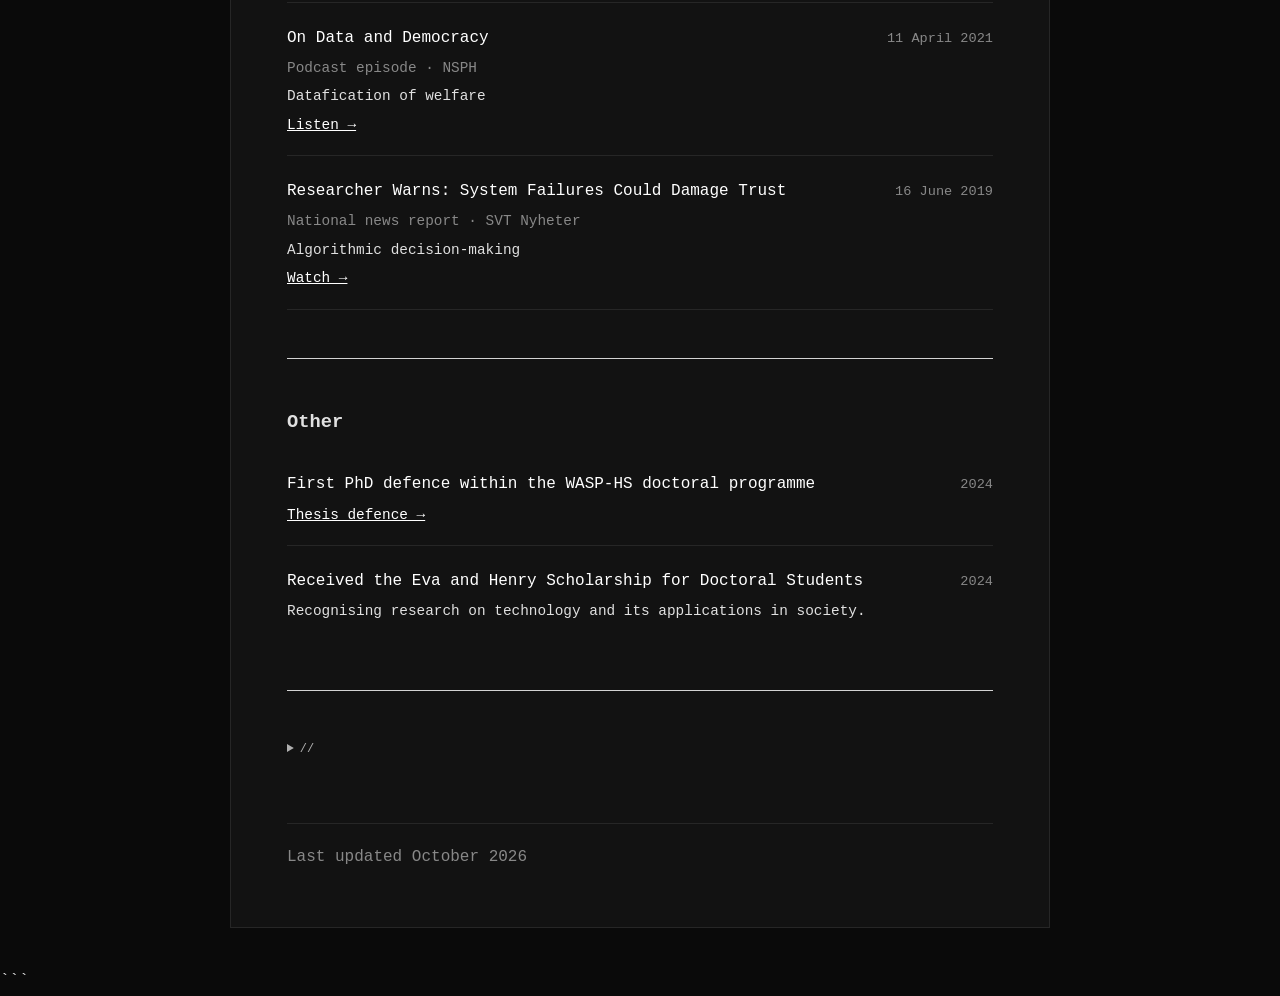
<file: research.html>
<!DOCTYPE html>
<html lang="en">
<head>
  <meta charset="UTF-8">
  <meta name="viewport" content="width=device-width, initial-scale=1">
  <title>Petter Falk – Research</title>
  <link rel="stylesheet" href="style.css">
</head>
<body>
<div class="container">

<nav style="margin-bottom: 48px; font-size: 0.85rem;">
  <a href="index.html">Start</a> ·
  <a href="cv.html">CV</a> ·
  <a href="research.html">Research</a> ·
  <a href="projects.html">Projects</a> ·
  <a href="teaching.html">Teaching</a> ·
  <a href="stuff.html">Stuff</a> ·
</nav>

<header>
  <h1>//Research</h1>
  <p>-selected publications, talks and other activities</p>
</header>

<h2>Publications</h2>

<div class="entry">
  <div class="entry-head">
    <strong>Digital vulnerabilities</strong>
    <span class="date">2026</span>
  </div>
  <p class="place">Journal article · <em>Media, Culture &amp; Society, 48</em>(6), 1280–1288</p>
  <p>Kaun, A., Arnelid, M., Falk, P., Enlund, D., Johnson, E., Mörtsell, S., Sundin, O., &amp; Stiernstedt, F.</p>
  <p><a href="https://doi.org/10.1177/01634437261446790">View publication →</a></p>
</div>

<div class="entry">
  <div class="entry-head">
    <strong>Thinking Through Data: How Outliers, Aggregates, and Patterns Shape Perception</strong>
    <span class="date">2026</span>
  </div>
  <p class="place">Book review · <em>Science &amp; Technology Studies, 39</em>(1), 70–72</p>
  <p>Falk, P. Review of Maja Bak Herrie (2025).</p>
  <p><a href="https://doi.org/10.23987/sts.178400">View publication →</a></p>
</div>

<div class="entry">
  <div class="entry-head">
    <strong>Assemble Care // Align Data – An Ethnographic Study of Datafication in Swedish Public Care</strong>
    <span class="date">2024</span>
  </div>
  <p class="place">Doctoral thesis</p>
  <p>Falk, P.</p>
  <p><a href="https://kau.diva-portal.org/smash/get/diva2:1892232/FULLTEXT02.pdf">View publication →</a></p>
</div>

<div class="entry">
  <div class="entry-head">
    <strong>In/visibilities in Data Studies: Methods, Tools, and Interventions</strong>
    <span class="date">2024</span>
  </div>
  <p class="place">Book chapter · <em>Dialogues in Data Power</em> · Bristol University Press</p>
  <p>Fahimi, M., Falk, P., Gray, J. W. Y., Jarke, J., Kinder-Kurlanda, K., Light, E., McGeachey, E., Perea, I. M., Poechhacker, N., Poirier, L., Röhle, T., Sharon, T., Stevens, M., van Gastel, B., White, Q., &amp; Zakharova, I.</p>
  <p><a href="https://doi.org/10.51952/9781529238327.ch003">View publication →</a></p>
</div>

<div class="entry">
  <div class="entry-head">
    <strong>Data Matter: As Data Become Matter, Design Matters</strong>
    <span class="date">2023</span>
  </div>
  <p class="place">Book chapter · <em>The Materials of Service Design</em>, Chapter 14, pp. 143–148 · Edward Elgar Publishing</p>
  <p>Falk, P.</p>
  <p><a href="https://ideas.repec.org/h/elg/eechap/21087_14.html">View publication →</a></p>
</div>

<div class="entry">
  <div class="entry-head">
    <strong>Towards a Public Sector Data Culture: Data as an Individual and Communal Resource in Progressing Democracy</strong>
    <span class="date">2021</span>
  </div>
  <p class="place">Book chapter · <em>The Data Shake</em> · SpringerBriefs in Applied Sciences and Technology · Springer, Cham</p>
  <p>Falk, P.</p>
  <p><a href="https://doi.org/10.1007/978-3-030-63693-7_3">View publication →</a></p>
</div>

<p>ORCID: <a href="https://orcid.org/0000-0001-6650-4568">orcid.org/0000-0001-6650-4568</a></p>

<h2>Conference Presentations</h2>

<div class="entry">
  <div class="entry-head">
    <strong>Reconfiguring vulnerability: Healthcare interoperability and the technoscientific imaginaries of datafied care subjects</strong>
    <span class="date">October 2026</span>
  </div>
  <p class="place">50th Annual Meeting of the Society for Social Studies of Science (4S) · TechnoPower • Technoscientific Futures · Toronto</p>
  <p>Falk, P. · Conference paper presentation</p>
</div>

<div class="entry">
  <div class="entry-head">
    <strong>Assembling vulnerability: Interoperability and the ontology of welfare data</strong>
    <span class="date">2026</span>
  </div>
  <p class="place">European Association for the Study of Science and Technology (EASST) Conference · Kraków, Poland</p>
  <p>Falk, P. · Conference paper presentation</p>
</div>

<div class="entry">
  <div class="entry-head">
    <strong>“Do I represent data-citizens?”: Outtakes from a case study on how local policymakers understand citizen data and/in representation</strong>
    <span class="date">July 2026</span>
  </div>
  <p class="place">Datafied Citizens Conference 2026</p>
  <p>Falk, P. · Conference paper presentation</p>
</div>

<div class="entry">
  <div class="entry-head">
    <strong>Reconfiguring vulnerability: The statecraft of/in interoperable welfare systems</strong>
    <span class="date">2026</span>
  </div>
  <p class="place">Digital Statecraft: Statecraft, Sovereignty and Digital Government Symposium 2026</p>
  <p>Falk, P. · Conference paper presentation</p>
</div>

<div class="entry">
  <div class="entry-head">
    <strong>Sharing, caring, and breaking silos: Ethics shopping in the intersection of domain logics and the interoperability of health data</strong>
    <span class="date">2024</span>
  </div>
  <p class="place">Data Power Conference 2024</p>
  <p>Falk, P. · Conference paper presentation</p>
</div>

<div class="entry">
  <div class="entry-head">
    <strong>Action research in critical data studies: How impact assessments of data &amp; AI projects capture and shape data practices in government organisations—Findings from the Netherlands, Germany and Sweden</strong>
    <span class="date">2022</span>
  </div>
  <p class="place">9th European Communication Conference</p>
  <p>Falk, P., Muis, I., Röhle, T., &amp; Schäfer, M. · Conference paper presentation</p>
</div>

<div class="entry">
  <div class="entry-head">
    <strong>Analysing data power through participatory observation: A call to action</strong>
    <span class="date">2022</span>
  </div>
  <p class="place">Data Power 2022 Conference</p>
  <p>Schäfer, M., Falk, P., Muis, I., &amp; Röhle, T. · Conference paper presentation</p>
</div>

<h2>Other Publications</h2>
<ul class="publist">
  <li>Falk, P. (2024, 18 November). När data görs till gud blir läkare inget annat än tjänare. <em>Dagens Nyheter</em>. <a href="https://www.dn.se/debatt/nar-data-gors-till-gud-blir-lakare-inget-annat-an-tjanare/">Read article →</a></li>
</ul>

<section aria-labelledby="public-engagement-heading">
  <h2 id="public-engagement-heading">Research Talks and Public Engagement</h2>
  
  <div class="entry">
    <div class="entry-head">
      <strong>Interoperability May Be Smart, but Is It Wise? Phronesis and/in Education for Welfare Professionals</strong>
      <span class="date">October 2026</span>
    </div>
    <p class="place">Invited speaker · Gala Global Conference</p>
    <p>Interoperability and welfare education</p>
  </div>

  <div class="entry">
    <div class="entry-head">
      <strong>On Data and Interoperability in Welfare</strong>
      <span class="date">September 2026</span>
    </div>
    <p class="place">Special guest speaker · Swedish Pensions Agency</p>
    <p>Welfare data and interoperability</p>
  </div>

  <div class="entry">
    <div class="entry-head">
      <strong>The Citizen and/in/through Their Data: How AI Reshapes the Relationship Between the Public Sector and Society</strong>
      <span class="date">September 2026</span>
    </div>
    <p class="place">Invited talk · Mötesplats Varumärken Offentlig Sektor</p>
    <p>AI and public-sector relationships</p>
  </div>

  <div class="entry">
    <div class="entry-head">
      <strong>Data and/in Democracy: Power, Governance and Value in Data-Driven Public Services</strong>
      <span class="date">10 April 2025</span>
    </div>
    <p class="place">Keynote · Politecnico di Milano Expert Design Talks</p>
    <p>AI and democracy</p>
    <p><a href="https://www.linkedin.com/feed/update/urn:li:activity:7313224071435984896/">Event details →</a></p>
  </div>

  <div class="entry">
    <div class="entry-head">
      <strong>Democracy and/in the Autopilot: A Conversation on Power, Policy and Data in Public Autonomous Systems</strong>
      <span class="date">7 February 2025</span>
    </div>
    <p class="place">Keynote · WASP-HS Winter Conference</p>
    <p>AI and democracy</p>
    <p><a href="https://wasp-hs.org/event/winter-conference-2025/">Event details →</a></p>
  </div>

  <div class="entry">
    <div class="entry-head">
      <strong>The Assemblage Concept and How It Helped Me Analyse the Datafication of Swedish Public Care</strong>
      <span class="date">26 November 2024</span>
    </div>
    <p class="place">Talk · DIGIT kick-off: Digitalization, Culture and Society</p>
    <p>Philosophy of science</p>
    <p><a href="https://www.digitresearchschool.no/events/event-kick-off-2024">Event details →</a></p>
  </div>

  <div class="entry">
    <div class="entry-head">
      <strong>AI, Data and Democracy: A Public Administration Perspective</strong>
      <span class="date">13 June 2024</span>
    </div>
    <p class="place">Keynote · City of Karlstad, a day on the city as an arena for innovation</p>
    <p>AI and democracy</p>
    <p><a href="https://www.mynewsdesk.com/se/karlstads_kommun/pressreleases/pressinbjudan-nu-gaar-startskottet-foer-smarta-och-haallbara-karlstad-3329127">Event details →</a></p>
  </div>

  <div class="entry">
    <div class="entry-head">
      <strong>AI, Data and Democracy</strong>
      <span class="date">5 March 2024</span>
    </div>
    <p class="place">Public lecture · Karlstad City Library</p>
    <p>AI and democracy</p>
    <p><a href="https://www.facebook.com/events/1113910469640939/?acontext=%257B%2522action_history%2522%253A%2522null%2522%257D&amp;ref_source=newsfeed&amp;ref_mechanism=feed_attachment&amp;_rdr">Event details →</a></p>
  </div>

  <div class="entry">
    <div class="entry-head">
      <strong>Employer Branding or Democratic Influence? User Involvement as a Method in Staff Recruitment</strong>
      <span class="date">23 September 2022</span>
    </div>
    <p class="place">Keynote · FoU Helsingborg, City of Helsingborg</p>
    <p>Datafication of welfare</p>
    <p><a href="https://www.facebook.com/story.php?story_fbid=454808396675696&amp;id=100064396191436">Event details →</a></p>
  </div>

  <div class="entry">
    <div class="entry-head">
      <strong>One Hundred Years of Design and Democracy: Visions for the Future</strong>
      <span class="date">17 December 2021</span>
    </div>
    <p class="place">Seminar talk · Linköping University</p>
    <p>Digitalisation and democracy</p>
    <p><a href="https://liu.se/artikel/design-och-demokrati">Event details →</a></p>
  </div>

  <div class="entry">
    <div class="entry-head">
      <strong>The Relationship Between User Participation and Digitalisation in a Democratically Governed Organisation</strong>
      <span class="date">17 March 2021</span>
    </div>
    <p class="place">Talk · Region Värmland’s Close Care focus week</p>
    <p>Datafication of welfare</p>
    <p><a href="https://www.fouvalfard.org/wp-content/uploads/2021/03/nara-vard-varmland.pdf">Programme →</a></p>
  </div>

  <div class="entry">
    <div class="entry-head">
      <strong>On Data and Democracy</strong>
      <span class="date">11 April 2021</span>
    </div>
    <p class="place">Podcast episode · NSPH</p>
    <p>Datafication of welfare</p>
    <p><a href="https://nsph.se/podcast/2021-13-petter-falk-om-data-och-demokrati/">Listen →</a></p>
  </div>

  <div class="entry">
    <div class="entry-head">
      <strong>Researcher Warns: System Failures Could Damage Trust</strong>
      <span class="date">16 June 2019</span>
    </div>
    <p class="place">National news report · SVT Nyheter</p>
    <p>Algorithmic decision-making</p>
    <p><a href="https://www.svt.se/nyheter/forskarens-varning-robothaverier-kan-skada-fortroendet">Watch →</a></p>
  </div>

  <hr class="section-divider">
  <h3>As an Organiser or Initiator</h3>

  <div class="entry">
    <div class="entry-head">
      <strong>Datafication of Swedish State Organisations, 1970–2000</strong>
      <span class="date">November 2026</span>
    </div>
    <p class="place">Workshop · Karlstad University</p>
    <p>Co-hosted with <a href="https://www.gu.se/om-universitetet/hitta-person/mathiaskrusell">Mathias Krusell</a>. History of datafication in Swedish state organisations.</p>
  </div>

  <div class="entry">
    <div class="entry-head">
      <strong>Escape Room Välfärden</strong>
      <span class="date">March 2026</span>
    </div>
    <p class="place">Seminar · Södertörn University</p>
    <p>With Region Kronoberg, Grums Municipality, SCÖ and Region Värmland. Vulnerability, data and complexity in welfare systems.</p>
  </div>

  <div class="entry">
    <div class="entry-head">
      <strong>Service Research and/in Capitalism</strong>
      <span class="date">Spring 2024</span>
    </div>
    <p class="place">Seminar series · Centre for Service Research</p>
    <p>Service research, capitalism and marketisation</p>
    <p><a href="https://www.kau.se/hhk/kalender/ctf-seminar-series-service-research-andin-capitalism-seminar-1">Seminar series →</a></p>
  </div>

  <div class="entry">
    <div class="entry-head">
      <strong>Doing and/in Data</strong>
      <span class="date">18 December 2023</span>
    </div>
    <p class="place">Digital meet-up</p>
    <p>Practical research methodologies in data, ethics and politics</p>
    <p><a href="https://doing-and-in-data.confetti.events/">Event details →</a></p>
  </div>

  <div class="entry">
    <div class="entry-head">
      <strong>Digital Imaginaries: Futures of Democracy, Politics and Social Engagements</strong>
      <span class="date">27 March 2022</span>
    </div>
    <p class="place">Online seminar</p>
    <p>Digitalisation in the public sector</p>
  </div>

  <div class="entry">
    <div class="entry-head">
      <strong>Data Democracy Mixtape: A Conversation About Democracy and AI Between the Public Sector and Academia</strong>
      <span class="date">24 March 2021</span>
    </div>
    <p class="place">Discussion · Försäkringskassan and the Coordination Federation of Central Östergötland</p>
    <p>Democracy and AI</p>
  </div>
  <hr class="section-divider">

  <h3>Media Appearances</h3>

  <div class="entry">
    <div class="entry-head">
      <strong>Sweden Joins European Quantum and AI Skills Academies</strong>
      <span class="date">October 2026</span>
    </div>
    <p class="place">Featured in <em>The Quantum Insider</em></p>
    <p>AI skills, democratic influence and public services</p>
    <p><a href="https://thequantuminsider.com/2026/10/15/sweden-european-skills-academies-quantum-ai/">Read article →</a></p>
  </div>

  <div class="entry">
    <div class="entry-head">
      <strong>Sweden Joins Europe’s AI Academy</strong>
      <span class="date">October 2026</span>
    </div>
    <p class="place">Featured in <em>Offentliga Affärer</em></p>
    <p>AI skills and democratic influence in public services</p>
    <p><a href="https://offentligaaffarer.se/sverige-gar-med-i-europas-ai-akademi/">Read article →</a></p>
  </div>

  <div class="entry">
    <div class="entry-head">
      <strong>When Data Is Made a God, Doctors Become Mere Servants</strong>
      <span class="date">November 2024</span>
    </div>
    <p class="place">Opinion article · <em>Dagens Nyheter</em></p>
    <p>Datafication and welfare</p>
    <p><a href="https://www.dn.se/debatt/nar-data-gors-till-gud-blir-lakare-inget-annat-an-tjanare/">Read article →</a></p>
  </div>

  <div class="entry">
    <div class="entry-head">
      <strong>AI Cheating Is Becoming More Common: First Suspected Case Discovered at Karlstad University</strong>
      <span class="date">16 February 2023</span>
    </div>
    <p class="place">News report · Sveriges Radio Värmland</p>
    <p>AI and teaching</p>
    <p><a href="https://www.sverigesradio.se/artikel/fusk-med-ai-allt-vanligare-forsta-misstankta-fallet-upptackt-pa-karlstads-universitet">Listen →</a></p>
  </div>

  <div class="entry">
    <div class="entry-head">
      <strong>Demokratidatapodden</strong>
      <span class="date">26 April 2022–1 January 2023</span>
    </div>
    <p class="place">Podcast series · Experio Lab</p>
    <p>Based in part on my research. Datafication of welfare.</p>
    <p><a href="https://open.spotify.com/episode/3VvAQafcoPknlc6zUxBUQu?si=mtLdlhqpR_6xmdTqhPiNwQ">Listen →</a></p>
  </div>

  <div class="entry">
    <div class="entry-head">
      <strong>On Data and Democracy</strong>
      <span class="date">11 April 2021</span>
    </div>
    <p class="place">Podcast episode · NSPH</p>
    <p>Datafication of welfare</p>
    <p><a href="https://nsph.se/podcast/2021-13-petter-falk-om-data-och-demokrati/">Listen →</a></p>
  </div>

  <div class="entry">
    <div class="entry-head">
      <strong>Researcher Warns: System Failures Could Damage Trust</strong>
      <span class="date">16 June 2019</span>
    </div>
    <p class="place">National news report · SVT Nyheter</p>
    <p>Algorithmic decision-making</p>
    <p><a href="https://www.svt.se/nyheter/forskarens-varning-robothaverier-kan-skada-fortroendet">Watch →</a></p>
  </div>

  <hr class="section-divider">

  <h3>Other</h3>

  <div class="entry">
    <div class="entry-head">
      <strong>First PhD defence within the WASP-HS doctoral programme</strong>
      <span class="date">2024</span>
    </div>
    <p><a href="https://wasp-hs.org/event3/phd-defence-assemble-care-align-data-an-ethnographic-study-of-datafication-in-swedish-public-care/">Thesis defence →</a></p>
  </div>

  <div class="entry">
    <div class="entry-head">
      <strong>Received the Eva and Henry Scholarship for Doctoral Students</strong>
      <span class="date">2024</span>
    </div>
    <p>Recognising research on technology and its applications in society.</p>
  </div>
</section>

<hr class="section-divider">

<details class="quote-reveal">
  <summary>//</summary>
    <p>The reason I got into research was <a href="https://www.youtube.com/watch?v=47nkHeMGsuo">Indiana Jones</a>.</p>
  
</details>

<footer>Last updated October 2026</footer>

</div>
</body>
</html>
```
</file>
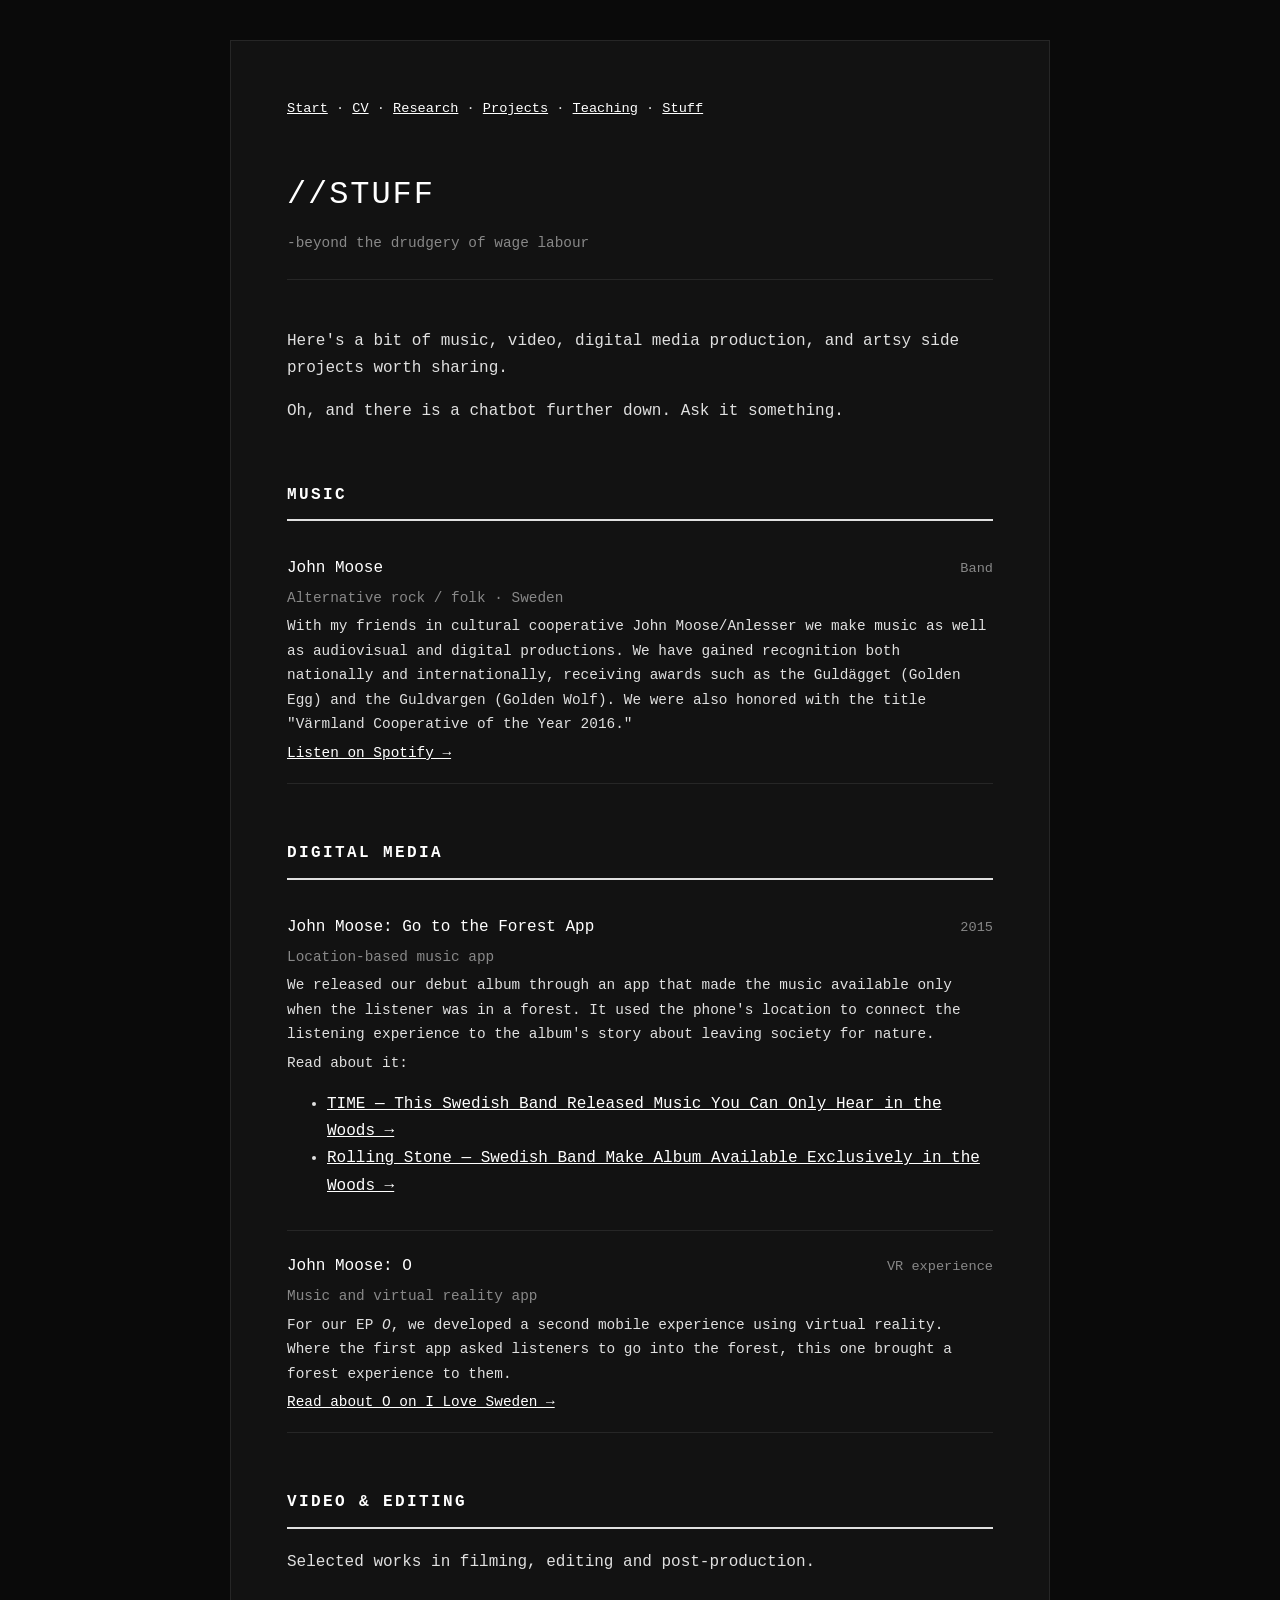
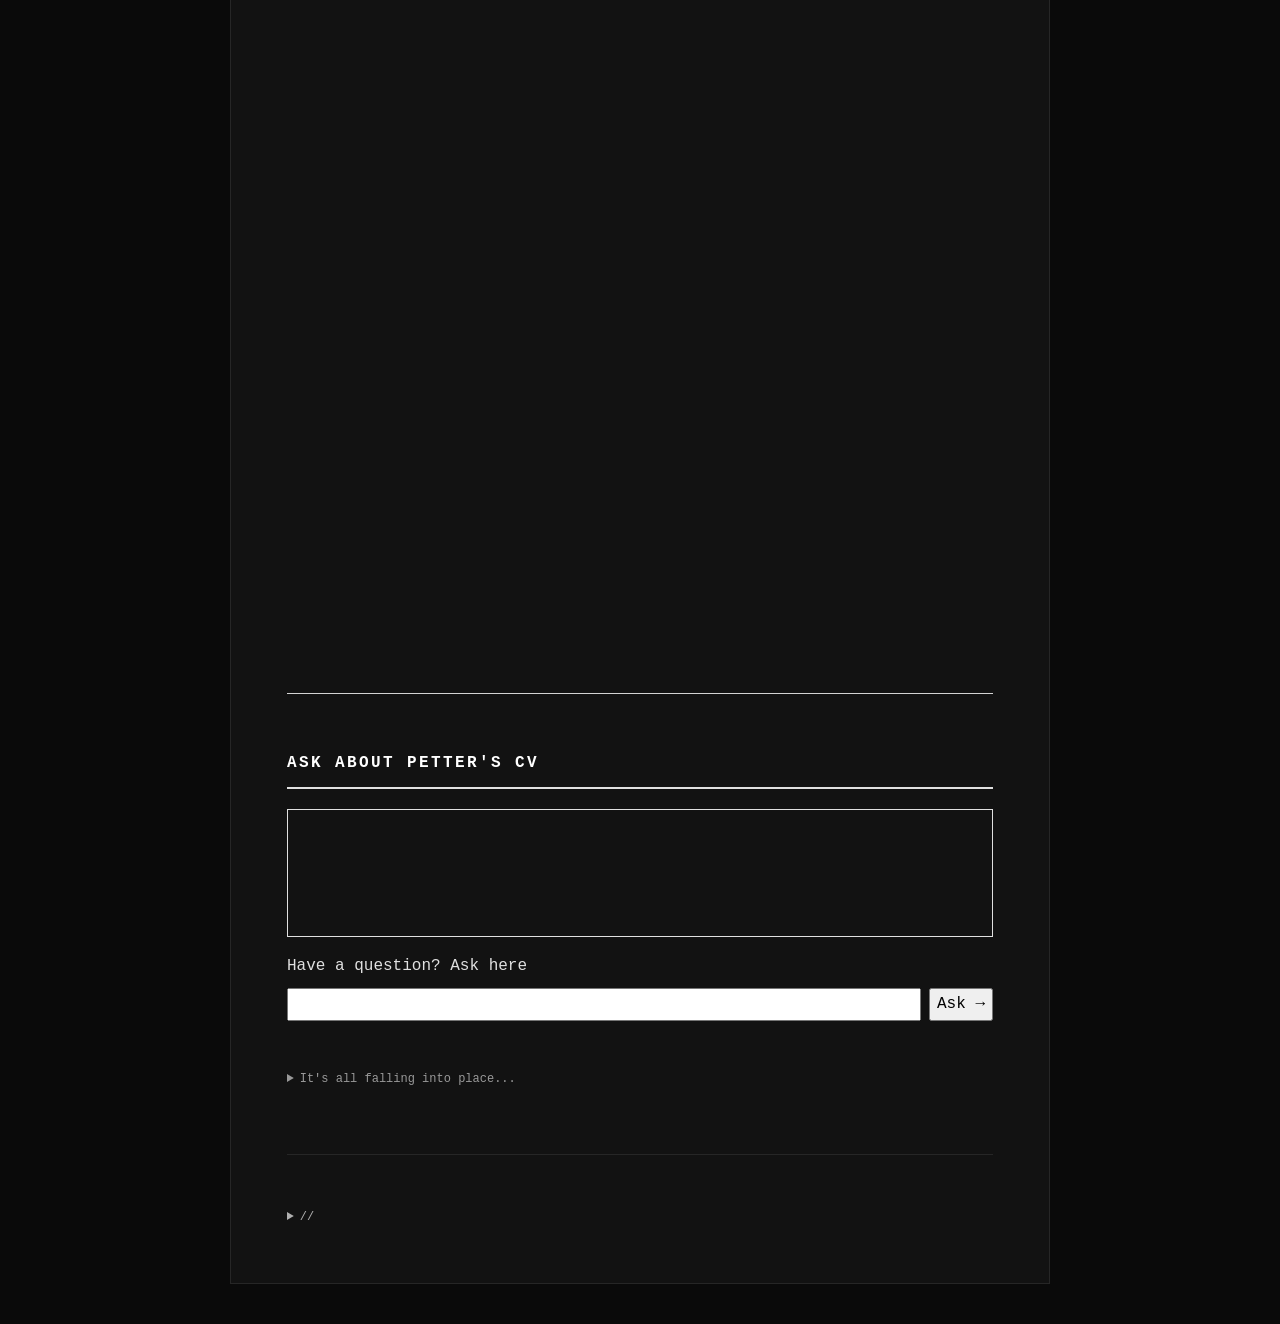
<file: stuff.html>
<!DOCTYPE html>
<html lang="en">
<head>
  <meta charset="UTF-8">
  <meta name="viewport" content="width=device-width, initial-scale=1">
  <title>Petter Falk – Stuff</title>
  <link rel="stylesheet" href="style.css">
  <style>
    [hidden] {
      display: none !important;
    }

    .video-grid {
      display: grid;
      grid-template-columns: repeat(auto-fit, minmax(min(100%, 280px), 1fr));
      gap: 1rem;
      margin: 1.5rem 0 2.5rem;
    }

    .video {
      aspect-ratio: 16 / 9;
    }

    .video iframe {
      width: 100%;
      height: 100%;
      border: 0;
    }

    .chat-messages {
      max-height: 20rem;
      overflow-y: auto;
    }

    .password-reveal summary {
      cursor: pointer;
    }
  </style>
</head>
<body>
  <div class="container">

    <nav style="margin-bottom: 48px; font-size: 0.85rem;">
      <a href="index.html">Start</a> ·
      <a href="cv.html">CV</a> ·
      <a href="research.html">Research</a> ·
      <a href="projects.html">Projects</a> ·
      <a href="teaching.html">Teaching</a> ·
      <a href="stuff.html">Stuff</a>
    </nav>

    <header>
      <h1>//Stuff</h1>
      <p>-beyond the drudgery of wage labour</p>
    </header>

    <p>Here's a bit of music, video, digital media production, and artsy side projects worth sharing.</p>
    <p>Oh, and there is a chatbot further down. Ask it something.</p>

    <main>
      <h2>Music</h2>

      <div class="entry">
        <div class="entry-head">
          <strong>John Moose</strong>
          <span class="date">Band</span>
        </div>
        <p class="place">Alternative rock / folk · Sweden</p>
        <p>With my friends in cultural cooperative John Moose/Anlesser we make music as well as audiovisual and digital productions. We have gained recognition both nationally and internationally, receiving awards such as the Guldägget (Golden Egg) and the Guldvargen (Golden Wolf). We were also honored with the title "Värmland Cooperative of the Year 2016."</p>
        <p><a href="https://open.spotify.com/artist/6Y8ldghnlu8Z05MYiWlE90">Listen on Spotify →</a></p>
      </div>

      <h2>Digital Media</h2>

      <div class="entry">
        <div class="entry-head">
          <strong>John Moose: Go to the Forest App</strong>
          <span class="date">2015</span>
        </div>
        <p class="place">Location-based music app</p>
        <p>We released our debut album through an app that made the music available only when the listener was in a forest. It used the phone's location to connect the listening experience to the album's story about leaving society for nature.</p>
        <p>Read about it:</p>
        <ul>
          <li><a href="https://time.com/3901394/john-moose-band-gps-forest-woods/">TIME — This Swedish Band Released Music You Can Only Hear in the Woods →</a></li>
          <li><a href="https://www.rollingstone.com/music/music-news/swedish-band-make-album-available-exclusively-in-the-woods-189620/">Rolling Stone — Swedish Band Make Album Available Exclusively in the Woods →</a></li>
        </ul>
      </div>

      <div class="entry">
        <div class="entry-head">
          <strong>John Moose: O</strong>
          <span class="date">VR experience</span>
        </div>
        <p class="place">Music and virtual reality app</p>
        <p>For our EP <em>O</em>, we developed a second mobile experience using virtual reality. Where the first app asked listeners to go into the forest, this one brought a forest experience to them.</p>
        <p><a href="https://www.ilovesweden.net/articles/articles/en/o-john-moose_993.html">Read about O on I Love Sweden →</a></p>
      </div>

      <h2>Video & Editing</h2>
      <p>Selected works in filming, editing and post-production.</p>

      <div class="video-grid">
        <div class="video">
          <iframe src="https://www.youtube.com/embed/XGVMyv9Ncj8"
            title="Selected video work 1" loading="lazy"
            allow="accelerometer; autoplay; clipboard-write; encrypted-media; gyroscope; picture-in-picture; web-share"
            referrerpolicy="strict-origin-when-cross-origin" allowfullscreen></iframe>
        </div>

        <div class="video">
          <iframe src="https://www.youtube.com/embed/kzLuaeYBWAw"
            title="Selected video work 2" loading="lazy"
            allow="accelerometer; autoplay; clipboard-write; encrypted-media; gyroscope; picture-in-picture; web-share"
            referrerpolicy="strict-origin-when-cross-origin" allowfullscreen></iframe>
        </div>

        <div class="video">
          <iframe src="https://www.youtube.com/embed/BwPxUw88WUo"
            title="Selected video work 3" loading="lazy"
            allow="accelerometer; autoplay; clipboard-write; encrypted-media; gyroscope; picture-in-picture; web-share"
            referrerpolicy="strict-origin-when-cross-origin" allowfullscreen></iframe>
        </div>

        <div class="video">
          <iframe src="https://www.youtube.com/embed/kMgKaPXp92M"
            title="Selected video work 4" loading="lazy"
            allow="accelerometer; autoplay; clipboard-write; encrypted-media; gyroscope; picture-in-picture; web-share"
            referrerpolicy="strict-origin-when-cross-origin" allowfullscreen></iframe>
        </div>

        <div class="video">
          <iframe src="https://www.youtube.com/embed/6GY_h-r33YE"
            title="Selected video work 5" loading="lazy"
            allow="accelerometer; autoplay; clipboard-write; encrypted-media; gyroscope; picture-in-picture; web-share"
            referrerpolicy="strict-origin-when-cross-origin" allowfullscreen></iframe>
        </div>

        <div class="video">
          <iframe src="https://www.youtube.com/embed/3K4OKgy0Tqo"
            title="Selected video work 6" loading="lazy"
            allow="accelerometer; autoplay; clipboard-write; encrypted-media; gyroscope; picture-in-picture; web-share"
            referrerpolicy="strict-origin-when-cross-origin" allowfullscreen></iframe>
        </div>
      </div>

      <hr style="border: none; border-top: 1px solid #d3d3d3; margin: 48px 0;">

      <section class="cv-chat" aria-labelledby="chat-heading">
        <h2 id="chat-heading">Ask About Petter's CV</h2>
        <div id="chat-messages" class="chat-messages" role="log" aria-live="polite"></div>
        <form id="chat-form">
          <label for="chat-input">Have a question? Ask here</label>
          <div class="chat-input-row">
            <input id="chat-input" type="text" required>
            <button type="submit">Ask →</button>
          </div>
        </form>
      </section>



      <details class="password-reveal">
       <summary style="font-size: 0.75rem; color: #999;">It's all falling into place...</summary>

        <h2>Got a Password?</h2>

        <div id="menu-lock">
          <form id="unlock-form">
            <label for="menu-password">Enter your password:</label>
            <p>
              <input id="menu-password" type="password" autocomplete="off" required>
              <button type="submit">Unlock →</button>
            </p>
            <p id="unlock-error" role="alert" hidden>Nice try, but that password didn't work. Fail once more and your computer blows up!</p>
          </form>
        </div>

        <div id="site-menu" hidden>
          <p>Additional info:</p>
        </div>
      </details>
    </main>

    <footer>      <details class="quote-reveal">
        <summary>//</summary>
        <blockquote class="quote">
          <p>I've always been the best</p>
          <p>At sabotaging my success</p>
          <p>Just when the target is in place</p>
          <p>The gun explodes into my face</p>
          <cite>— <a href="https://www.youtube.com/watch?v=oAOV9drYVBA" target="_blank" rel="noopener noreferrer">Ed Harcourt</a></cite>
        </blockquote>
      </details></footer>
  </div>

  <script>
    const unlockForm = document.getElementById("unlock-form");
    const lock = document.getElementById("menu-lock");
    const menu = document.getElementById("site-menu");
    const unlockError = document.getElementById("unlock-error");

    unlockForm.addEventListener("submit", (event) => {
      event.preventDefault();

      if (document.getElementById("menu-password").value === "portugalien") {
        lock.hidden = true;
        menu.hidden = false;
      } else {
        unlockError.hidden = false;
      }
    });
  </script>

  <script src="cv-chat.js" defer></script>
</body>
</html>
</file>
<file: style.css>
/* ============
   Mörkt tema
   ============ */

:root {
  --bg: #0a0a0a;
  --surface: #121212;
  --surface-2: #1a1a1a;
  --text: #e0e0e0;
  --muted: #888888;
  --accent: #d0d0d0;
  --border: #262626;
}

* {
  box-sizing: border-box;
}

body {
  margin: 0;
  font-family: "Letter Gothic", "Letter Gothic Std", "Courier New", monospace;
  background: var(--bg);
  color: var(--text);
  line-height: 1.7;
  -webkit-font-smoothing: antialiased;
}

.container {
  max-width: 820px;
  margin: 40px auto;
  padding: 56px;
  background: var(--surface);
  border: 1px solid var(--border);
}

header {
  padding-bottom: 24px;
  margin-bottom: 48px;
  border-bottom: 1px solid var(--border);
}

h1 {
  margin: 0 0 8px;
  font-size: 2rem;
  font-weight: 400;
  letter-spacing: 0.06em;
  text-transform: uppercase;
  color: #ffffff;
}

header p {
  margin: 3px 0 0;
  color: var(--muted);
  font-size: 0.9rem;
}

h2 {
  font-size: 1rem;
  font-weight: 700;
  text-transform: uppercase;
  letter-spacing: 0.15em;
  color: #ffffff;
  margin: 56px 0 20px;
  padding-bottom: 10px;
  border-bottom: 2px solid #e0e0e0;
}

a {
  color: #ffffff;
  text-decoration: underline;
}

a:visited {
  color: #ffffff;
}

a:hover {
  color: #e0e0e0;
}

.entry {
  padding: 14px 0;
  margin-bottom: 8px;
  border-bottom: 1px solid var(--border);
}

.entry:last-of-type {
  border-bottom: none;
}

.entry-head {
  display: flex;
  justify-content: space-between;
  align-items: baseline;
  gap: 16px;
  flex-wrap: wrap;
}

.entry-head strong {
  font-size: 1rem;
  font-weight: 400;
  color: #fff;
}

.date {
  color: var(--muted);
  font-size: 0.85rem;
  white-space: nowrap;
  font-variant-numeric: tabular-nums;
}

.place {
  color: var(--muted);
  font-size: 0.85rem;
  margin: 3px 0;
}

.entry p {
  margin: 4px 0;
  font-size: 0.9rem;
}

table {
  width: 100%;
  border-collapse: collapse;
  margin-top: 12px;
  font-size: 0.85rem;
}

th,
td {
  padding: 8px 10px;
  text-align: left;
  border-bottom: 1px solid var(--border);
}

th {
  font-weight: 400;
  text-transform: uppercase;
  letter-spacing: 0.12em;
  font-size: 0.75rem;
  color: var(--muted);
}

.note {
  color: var(--muted);
  font-size: 0.85rem;
  margin-top: 20px;
  padding-left: 16px;
  border-left: 2px solid var(--accent);
}

footer {
  margin-top: 64px;
  padding-top: 20px;
  border-top: 1px solid var(--border);
  color: var(--muted);
}

.site-nav {
  margin-bottom: 48px;
  font-size: 0.85rem;
}

.video iframe {
  border: 0;
}

.video-divider,
.section-divider {
  border: 0;
  border-top: 1px solid #d3d3d3;
}

.video-divider {
  margin: 25px 0;
}

.section-divider {
  margin: 48px 0;
}

.intro {
  max-width: 65ch;
  margin: 40px 0;
  padding-left: 20px;
  border-left: 3px solid currentColor;
  font-size: 1.1rem;
  line-height: 1.6;
}

.intro p {
  margin: 0 0 12px;
}

.intro p:last-child {
  margin-bottom: 0;
}

.intro-secondary {
  font-size: 0.6em;
}

.degree {
  font-size: 0.3em;
}

.quote {
  position: relative;
  margin: 48px 0;
  padding: 12px 0 12px 28px;
  border-left: 2px solid var(--muted);
}

.quote::before {
  content: "“";
  display: block;
  height: 0.6em;
  color: var(--muted);
  font-size: 4rem;
  line-height: 1;
}

.quote p {
  margin: 24px 0 16px;
  font-size: 1.15rem;
  line-height: 2;
}

.quote cite {
  color: var(--muted);
  font-size: 0.85rem;
  font-style: normal;
}

.quote-reveal {
  margin-top: 32px;
}

.quote-reveal summary {
  font-size: 0.75rem;
  color: #b0b0b0;
  cursor: pointer;
  width: fit-content;
}

.quote-reveal summary:hover {
  color: #777;
}

.publist {
  list-style: none;
  padding-left: 0;
}

.publist li {
  line-height: 1.65;
  padding: 0 0 1rem 0.4rem;
  margin-bottom: 1rem;
  border-bottom: 1px solid #e0e0e0;
}

.publist li:last-child {
  border-bottom: none;
}

.publist a {
  overflow-wrap: anywhere;
}

.site-gif {
  max-width: 100%;
  height: auto;
}

/* Stuff page only */

.stuff-page .container {
  max-width: 900px;
}

.stuff-nav {
  display: flex;
  flex-wrap: wrap;
  gap: 0.5rem 1.25rem;
  margin-bottom: 3rem;
  font-size: 0.9rem;
}

.stuff-nav a[aria-current="page"] {
  font-weight: 700;
  text-decoration-thickness: 2px;
  text-underline-offset: 0.25em;
}

.stuff-header {
  margin-bottom: 3rem;
}

.stuff-header h1 {
  margin-bottom: 0.35rem;
}

.stuff-header p,
.stuff-page .place,
.stuff-page .section-intro {
  opacity: 0.75;
}

.stuff-section {
  padding: 2.5rem 0;
  border-top: 1px solid #ddd;
}

.stuff-section h2 {
  margin-top: 0;
  margin-bottom: 1.5rem;
}

.stuff-entry,
.stuff-section > p {
  max-width: 70ch;
  line-height: 1.7;
}

.stuff-page .entry-head {
  display: flex;
  flex-wrap: wrap;
  align-items: baseline;
  justify-content: space-between;
  gap: 0.5rem 1rem;
}

.stuff-page .place {
  margin-top: 0.25rem;
}

.stuff-links {
  margin-top: 1.75rem;
}

.stuff-links h3 {
  margin: 1.75rem 0 0.5rem;
  font-size: 1rem;
}

.stuff-links ul {
  padding-left: 1.25rem;
}

.stuff-links li + li {
  margin-top: 0.5rem;
}

.stuff-page a {
  overflow-wrap: anywhere;
}

.video-grid {
  display: grid;
  grid-template-columns: repeat(2, minmax(0, 1fr));
  gap: 1.5rem;
  margin-top: 1.75rem;
}

.stuff-page .video {
  aspect-ratio: 16 / 9;
  min-width: 0;
}

.stuff-page .video iframe {
  display: block;
  width: 100%;
  height: 100%;
  border: 0;
}

.stuff-page footer {
  padding: 2rem 0;
  border-top: 1px solid #ddd;
}

@media (max-width: 650px) {
  .container {
    margin: 0;
    padding: 24px;
  }

  .video-grid {
    grid-template-columns: 1fr;
  }
}
[hidden] {
  display: none !important;
}

#menu-password,
#unlock-form button {
  font: inherit;
  padding: 8px 10px;
}

#menu-password {
  max-width: 180px;
  color: var(--text);
  background: var(--surface-2);
  border: 1px solid var(--border);
}

#unlock-form button {
  color: var(--bg);
  background: var(--accent);
  border: 0;
  cursor: pointer;
}

#unlock-error {
  color: var(--text);
}
[hidden] {
  display: none !important;
}
.cv-chat {
  margin: 3rem 0;
}

.chat-messages {
  min-height: 8rem;
  max-height: 20rem;
  overflow-y: auto;
  padding: 1rem;
  border: 1px solid currentColor;
  margin: 1rem 0;
}

.chat-messages p {
  margin: 0 0 0.75rem;
}

.chat-input-row {
  display: flex;
  gap: 0.5rem;
  margin-top: 0.5rem;
}

.chat-input-row input {
  flex: 1;
  min-width: 0;
  font: inherit;
}

.chat-input-row button {
  font: inherit;
  cursor: pointer;
}
.quote-reveal .quote {
  font-size: 0.85rem;
}

.quote-reveal .quote p {
  margin: 0.25rem 0;
}

.quote-reveal .quote cite {
  font-size: 0.8rem;
}
</file>
